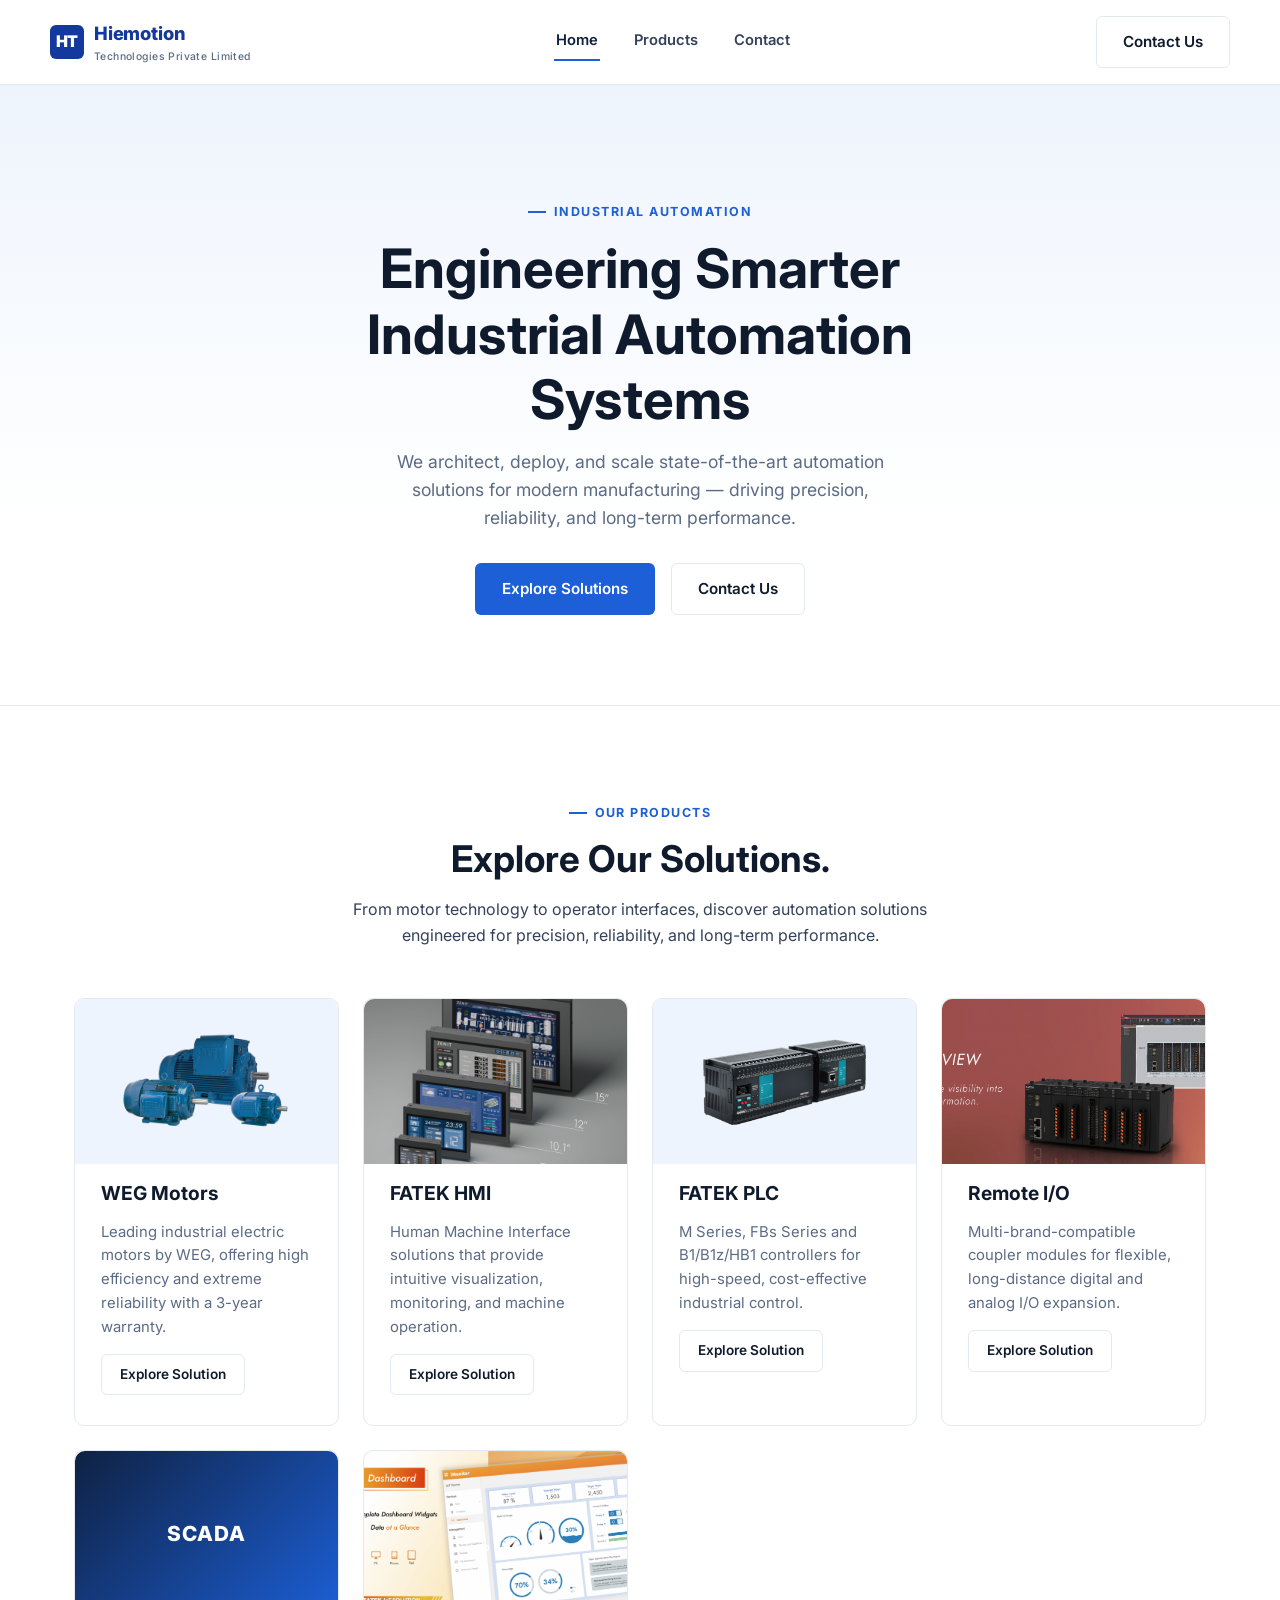
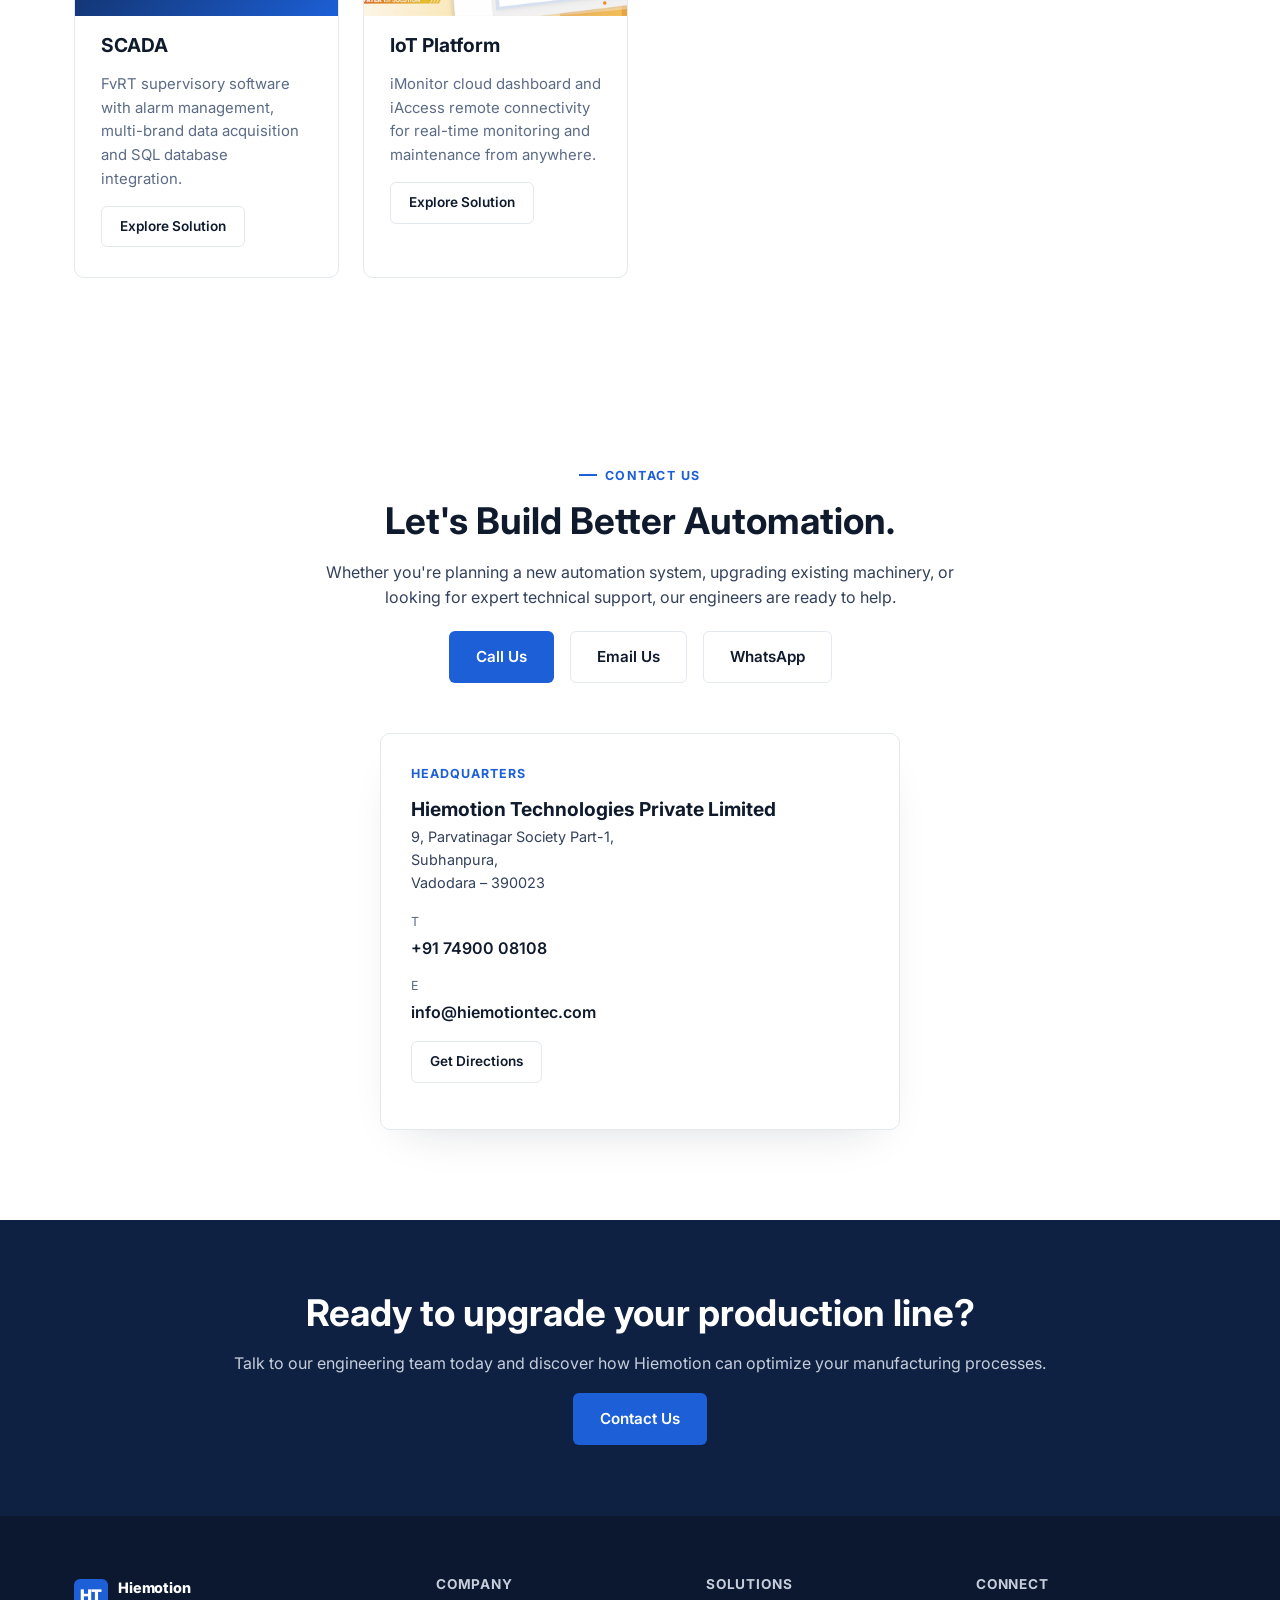
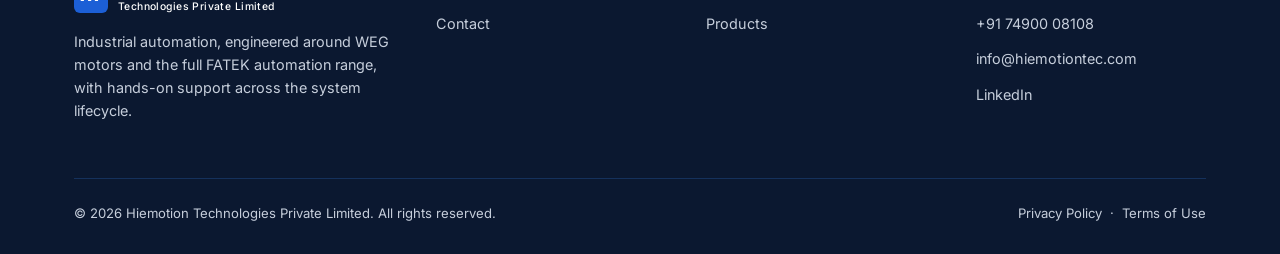
<file: index.html>
<!DOCTYPE html>
<html lang="en">
<head>
<meta charset="UTF-8">
<meta name="viewport" content="width=device-width, initial-scale=1.0">
<title>Hiemotion Technologies Private Limited | Industrial Automation Solutions</title>
<meta name="description" content="Hiemotion Technologies Private Limited delivers industrial automation solutions built around WEG motors and the full FATEK range — PLC, HMI, Servo, Remote I/O, IoT, SCADA and OPC UA Server.">
<link rel="preconnect" href="https://fonts.googleapis.com">
<link href="https://fonts.googleapis.com/css2?family=Inter:wght@400;500;600;700;800&display=swap" rel="stylesheet">
<link rel="stylesheet" href="css/style.css">
</head>
<body>

<header class="site">
  <div class="wrap nav">
    <a href="index.html" class="brand">
      <span class="mark">HT</span>
      <span>Hiemotion<span class="tag">Technologies Private Limited</span></span>
    </a>
    <nav class="links">
      <a href="index.html" class="active">Home</a>
      <a href="products.html">Products</a>
      <a href="contact.html">Contact</a>
    </nav>
    <div class="nav-actions">
      <a href="contact.html" class="btn btn-ghost">Contact Us</a>
      <button class="nav-toggle" aria-label="Toggle menu">&#9776;</button>
    </div>
  </div>
</header>

<section class="hero">
  <div class="wrap" style="max-width:760px; text-align:center; margin:0 auto;">
    <span class="eyebrow" style="justify-content:center;">Industrial Automation</span>
    <h1>Engineering Smarter Industrial Automation Systems</h1>
    <p class="lead" style="margin:0 auto;">We architect, deploy, and scale state-of-the-art automation solutions for modern manufacturing &mdash; driving precision, reliability, and long-term performance.</p>
    <div class="hero-actions" style="justify-content:center;">
      <a href="products.html" class="btn btn-primary">Explore Solutions</a>
      <a href="contact.html" class="btn btn-ghost">Contact Us</a>
    </div>
  </div>
</section>

<section id="products">
  <div class="wrap">
    <div class="section-head center">
      <span class="eyebrow">Our Products</span>
      <h2>Explore Our Solutions.</h2>
      <p>From motor technology to operator interfaces, discover automation solutions engineered for precision, reliability, and long-term performance.</p>
    </div>
    <div class="grid-cards">
      <div class="card">
        <div class="card-media"><img src="assets/weg-motor.png" alt="WEG industrial electric motor" style="object-fit:contain; padding:16px;"></div>
        <h3>WEG Motors</h3>
        <p>Leading industrial electric motors by WEG, offering high efficiency and extreme reliability with a 3-year warranty.</p>
        <p style="margin-top:14px;"><a href="products.html#weg-motors" class="btn btn-ghost" style="padding:9px 18px; font-size:0.85rem;">Explore Solution</a></p>
      </div>
      <div class="card">
        <div class="card-media"><img src="assets/fatek-p5-lineup.jpg" alt="FATEK P5 Series HMI lineup"></div>
        <h3>FATEK HMI</h3>
        <p>Human Machine Interface solutions that provide intuitive visualization, monitoring, and machine operation.</p>
        <p style="margin-top:14px;"><a href="products.html#fatek-hmi" class="btn btn-ghost" style="padding:9px 18px; font-size:0.85rem;">Explore Solution</a></p>
      </div>
      <div class="card">
        <div class="card-media"><img src="assets/fatek-plc-m-series.png" alt="FATEK PLC" style="object-fit:contain; padding:16px;"></div>
        <h3>FATEK PLC</h3>
        <p>M Series, FBs Series and B1/B1z/HB1 controllers for high-speed, cost-effective industrial control.</p>
        <p style="margin-top:14px;"><a href="products.html#fatek-plc-m" class="btn btn-ghost" style="padding:9px 18px; font-size:0.85rem;">Explore Solution</a></p>
      </div>
      <div class="card">
        <div class="card-media"><img src="assets/fatek-remoteio.jpg" alt="FATEK Remote I/O" style="object-fit:cover;"></div>
        <h3>Remote I/O</h3>
        <p>Multi-brand-compatible coupler modules for flexible, long-distance digital and analog I/O expansion.</p>
        <p style="margin-top:14px;"><a href="products.html#fatek-remoteio" class="btn btn-ghost" style="padding:9px 18px; font-size:0.85rem;">Explore Solution</a></p>
      </div>
      <div class="card">
        <div class="card-media" style="display:flex; align-items:center; justify-content:center; background:linear-gradient(135deg, var(--navy-900), var(--blue-600));">
          <span style="color:#fff; font-weight:800; font-size:1.3rem; letter-spacing:0.04em;">SCADA</span>
        </div>
        <h3>SCADA</h3>
        <p>FvRT supervisory software with alarm management, multi-brand data acquisition and SQL database integration.</p>
        <p style="margin-top:14px;"><a href="products.html#fatek-scada" class="btn btn-ghost" style="padding:9px 18px; font-size:0.85rem;">Explore Solution</a></p>
      </div>
      <div class="card">
        <div class="card-media"><img src="assets/fatek-iot-dashboard.png" alt="FATEK IoT platform dashboard" style="object-fit:cover;"></div>
        <h3>IoT Platform</h3>
        <p>iMonitor cloud dashboard and iAccess remote connectivity for real-time monitoring and maintenance from anywhere.</p>
        <p style="margin-top:14px;"><a href="products.html#fatek-iot" class="btn btn-ghost" style="padding:9px 18px; font-size:0.85rem;">Explore Solution</a></p>
      </div>
    </div>
  </div>
</section>

<section>
  <div class="wrap">
    <div class="section-head center">
      <span class="eyebrow">Contact Us</span>
      <h2>Let's Build Better Automation.</h2>
      <p>Whether you're planning a new automation system, upgrading existing machinery, or looking for expert technical support, our engineers are ready to help.</p>
      <div class="btn-row" style="justify-content:center; display:flex; gap:16px; flex-wrap:wrap; margin-top:20px;">
        <a href="tel:+917490008108" class="btn btn-primary">Call Us</a>
        <a href="mailto:info@hiemotiontec.com" class="btn btn-ghost">Email Us</a>
        <a href="https://wa.me/917490008108" class="btn btn-ghost">WhatsApp</a>
      </div>
    </div>
    <div class="contact-grid" style="grid-template-columns:1fr; max-width:520px; margin:0 auto;">
      <div class="office-card">
        <span class="kind">Headquarters</span>
        <h3>Hiemotion Technologies Private Limited</h3>
        <p style="font-size:0.9rem; margin-bottom:0;">9, Parvatinagar Society Part-1,<br>Subhanpura,<br>Vadodara &ndash; 390023</p>
        <dl>
          <dt>T</dt>
          <dd><a href="tel:+917490008108">+91 74900 08108</a></dd>
          <dt>E</dt>
          <dd><a href="mailto:info@hiemotiontec.com">info@hiemotiontec.com</a></dd>
        </dl>
        <p style="margin-top:16px;"><a href="https://maps.google.com/?q=9,+Parvatinagar+Society+Part-1,+Subhanpura,+Vadodara+390023" class="btn btn-ghost" style="padding:9px 18px; font-size:0.85rem;">Get Directions</a></p>
      </div>
    </div>
  </div>
</section>

<section class="cta-band">
  <div class="wrap">
    <h2>Ready to upgrade your production line?</h2>
    <p>Talk to our engineering team today and discover how Hiemotion can optimize your manufacturing processes.</p>
    <div class="btn-row">
      <a href="contact.html" class="btn btn-primary">Contact Us</a>
    </div>
  </div>
</section>

<footer class="site">
  <div class="wrap">
    <div class="footer-grid">
      <div>
        <a href="index.html" class="brand" style="margin-bottom:14px; display:inline-flex;">
          <span class="mark">HT</span>
          <span>Hiemotion<span class="tag">Technologies Private Limited</span></span>
        </a>
        <p style="color:var(--slate-300); font-size:0.9rem; max-width:320px;">Industrial automation, engineered around WEG motors and the full FATEK automation range, with hands-on support across the system lifecycle.</p>
      </div>
      <div>
        <h4>Company</h4>
        <ul>
          <li><a href="contact.html">Contact</a></li>
        </ul>
      </div>
      <div>
        <h4>Solutions</h4>
        <ul>
          <li><a href="products.html">Products</a></li>
        </ul>
      </div>
      <div>
        <h4>Connect</h4>
        <ul>
          <li><a href="tel:+917490008108">+91 74900 08108</a></li>
          <li><a href="mailto:info@hiemotiontec.com">info@hiemotiontec.com</a></li>
          <li><a href="#">LinkedIn</a></li>
        </ul>
      </div>
    </div>
    <div class="footer-bottom">
      <span>&copy; 2026 Hiemotion Technologies Private Limited. All rights reserved.</span>
      <span>Privacy Policy &nbsp;&middot;&nbsp; Terms of Use</span>
    </div>
  </div>
</footer>

<script src="js/script.js"></script>
</body>
</html>
</file>
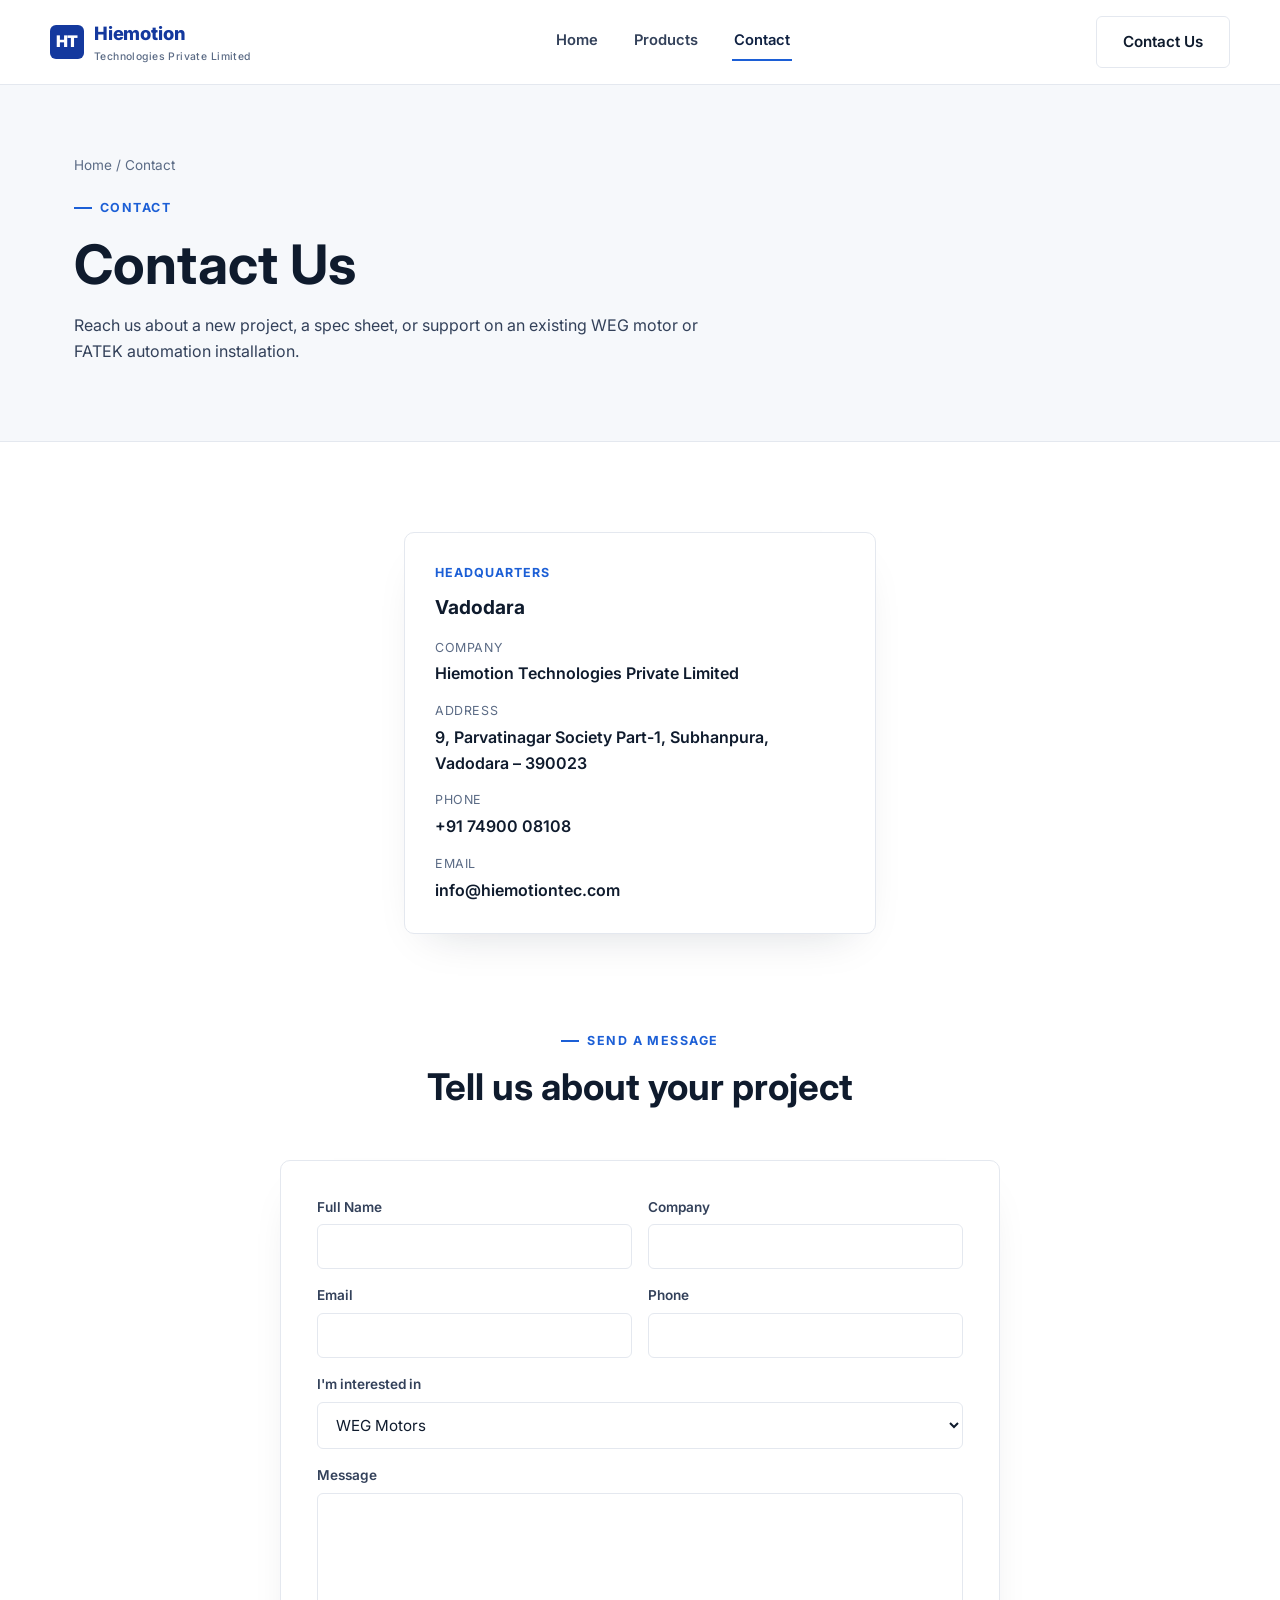
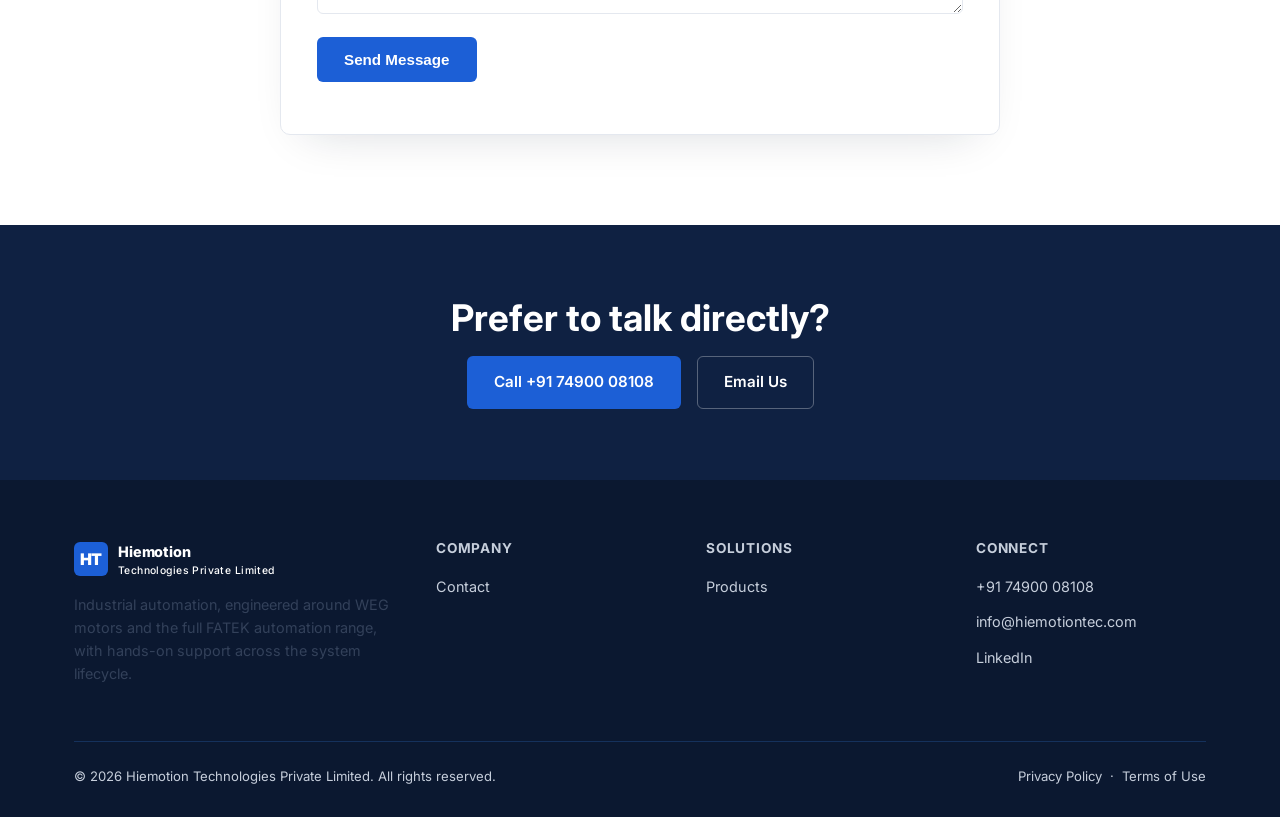
<file: contact.html>
<!DOCTYPE html>
<html lang="en">
<head>
<meta charset="UTF-8">
<meta name="viewport" content="width=device-width, initial-scale=1.0">
<title>Contact | Hiemotion Technologies Private Limited</title>
<meta name="description" content="Contact Hiemotion Technologies Private Limited for WEG motor and FATEK automation projects. Call +91 74900 08108 or email info@hiemotiontec.com.">
<link rel="preconnect" href="https://fonts.googleapis.com">
<link href="https://fonts.googleapis.com/css2?family=Inter:wght@400;500;600;700;800&display=swap" rel="stylesheet">
<link rel="stylesheet" href="css/style.css">
</head>
<body>

<header class="site">
  <div class="wrap nav">
    <a href="index.html" class="brand">
      <span class="mark">HT</span>
      <span>Hiemotion<span class="tag">Technologies Private Limited</span></span>
    </a>
    <nav class="links">
      <a href="index.html">Home</a>
      <a href="products.html">Products</a>
      <a href="contact.html" class="active">Contact</a>
    </nav>
    <div class="nav-actions">
      <a href="contact.html" class="btn btn-ghost">Contact Us</a>
      <button class="nav-toggle" aria-label="Toggle menu">&#9776;</button>
    </div>
  </div>
</header>

<section class="page-hero">
  <div class="wrap">
    <div class="breadcrumb"><a href="index.html">Home</a> / Contact</div>
    <span class="eyebrow">Contact</span>
    <h1>Contact Us</h1>
    <p class="lead" style="max-width:640px;">Reach us about a new project, a spec sheet, or support on an existing WEG motor or FATEK automation installation.</p>
  </div>
</section>

<section>
  <div class="wrap contact-grid" style="grid-template-columns:1fr; max-width:520px; margin:0 auto;">
    <div class="office-card">
      <span class="kind">Headquarters</span>
      <h3>Vadodara</h3>
      <dl>
        <dt>Company</dt>
        <dd>Hiemotion Technologies Private Limited</dd>
        <dt>Address</dt>
        <dd>9, Parvatinagar Society Part-1, Subhanpura, Vadodara &ndash; 390023</dd>
        <dt>Phone</dt>
        <dd><a href="tel:+917490008108">+91 74900 08108</a></dd>
        <dt>Email</dt>
        <dd><a href="mailto:info@hiemotiontec.com">info@hiemotiontec.com</a></dd>
      </dl>
    </div>
  </div>
</section>

<section style="padding-top:0;">
  <div class="wrap">
    <div class="section-head center">
      <span class="eyebrow">Send a Message</span>
      <h2>Tell us about your project</h2>
    </div>
    <form class="contact-form" style="max-width:720px; margin:0 auto; background:var(--white); border:1px solid var(--border); border-radius:var(--radius); padding:36px; box-shadow:var(--shadow);">
      <div class="row2">
        <div>
          <label for="name">Full Name</label>
          <input id="name" name="name" type="text" required>
        </div>
        <div>
          <label for="company">Company</label>
          <input id="company" name="company" type="text">
        </div>
      </div>
      <div class="row2">
        <div>
          <label for="email">Email</label>
          <input id="email" name="email" type="email" required>
        </div>
        <div>
          <label for="phone">Phone</label>
          <input id="phone" name="phone" type="tel">
        </div>
      </div>
      <div>
        <label for="interest">I'm interested in</label>
        <select id="interest" name="interest">
          <option>WEG Motors</option>
          <option>FATEK HMI</option>
          <option>FATEK PLC</option>
          <option>FATEK Servo</option>
          <option>FATEK Remote I/O</option>
          <option>FATEK IoT / SCADA / OPC UA</option>
          <option>General Support</option>
        </select>
      </div>
      <div>
        <label for="message">Message</label>
        <textarea id="message" name="message" rows="5" required></textarea>
      </div>
      <button type="submit" class="btn btn-primary" style="justify-self:start;">Send Message</button>
      <p class="form-note" style="font-size:0.88rem; margin:0;"></p>
    </form>
  </div>
</section>

<section class="cta-band">
  <div class="wrap">
    <h2>Prefer to talk directly?</h2>
    <div class="btn-row">
      <a href="tel:+917490008108" class="btn btn-primary">Call +91 74900 08108</a>
      <a href="mailto:info@hiemotiontec.com" class="btn btn-ghost">Email Us</a>
    </div>
  </div>
</section>

<footer class="site">
  <div class="wrap">
    <div class="footer-grid">
      <div>
        <a href="index.html" class="brand" style="margin-bottom:14px; display:inline-flex;">
          <span class="mark">HT</span>
          <span>Hiemotion<span class="tag">Technologies Private Limited</span></span>
        </a>
        <p style="color:var(--slate-400); font-size:0.9rem; max-width:320px;">Industrial automation, engineered around WEG motors and the full FATEK automation range, with hands-on support across the system lifecycle.</p>
      </div>
      <div>
        <h4>Company</h4>
        <ul>
          <li><a href="contact.html">Contact</a></li>
        </ul>
      </div>
      <div>
        <h4>Solutions</h4>
        <ul>
          <li><a href="products.html">Products</a></li>
        </ul>
      </div>
      <div>
        <h4>Connect</h4>
        <ul>
          <li><a href="tel:+917490008108">+91 74900 08108</a></li>
          <li><a href="mailto:info@hiemotiontec.com">info@hiemotiontec.com</a></li>
          <li><a href="#">LinkedIn</a></li>
        </ul>
      </div>
    </div>
    <div class="footer-bottom">
      <span>&copy; 2026 Hiemotion Technologies Private Limited. All rights reserved.</span>
      <span>Privacy Policy &nbsp;&middot;&nbsp; Terms of Use</span>
    </div>
  </div>
</footer>

<script src="js/script.js"></script>
</body>
</html>
</file>
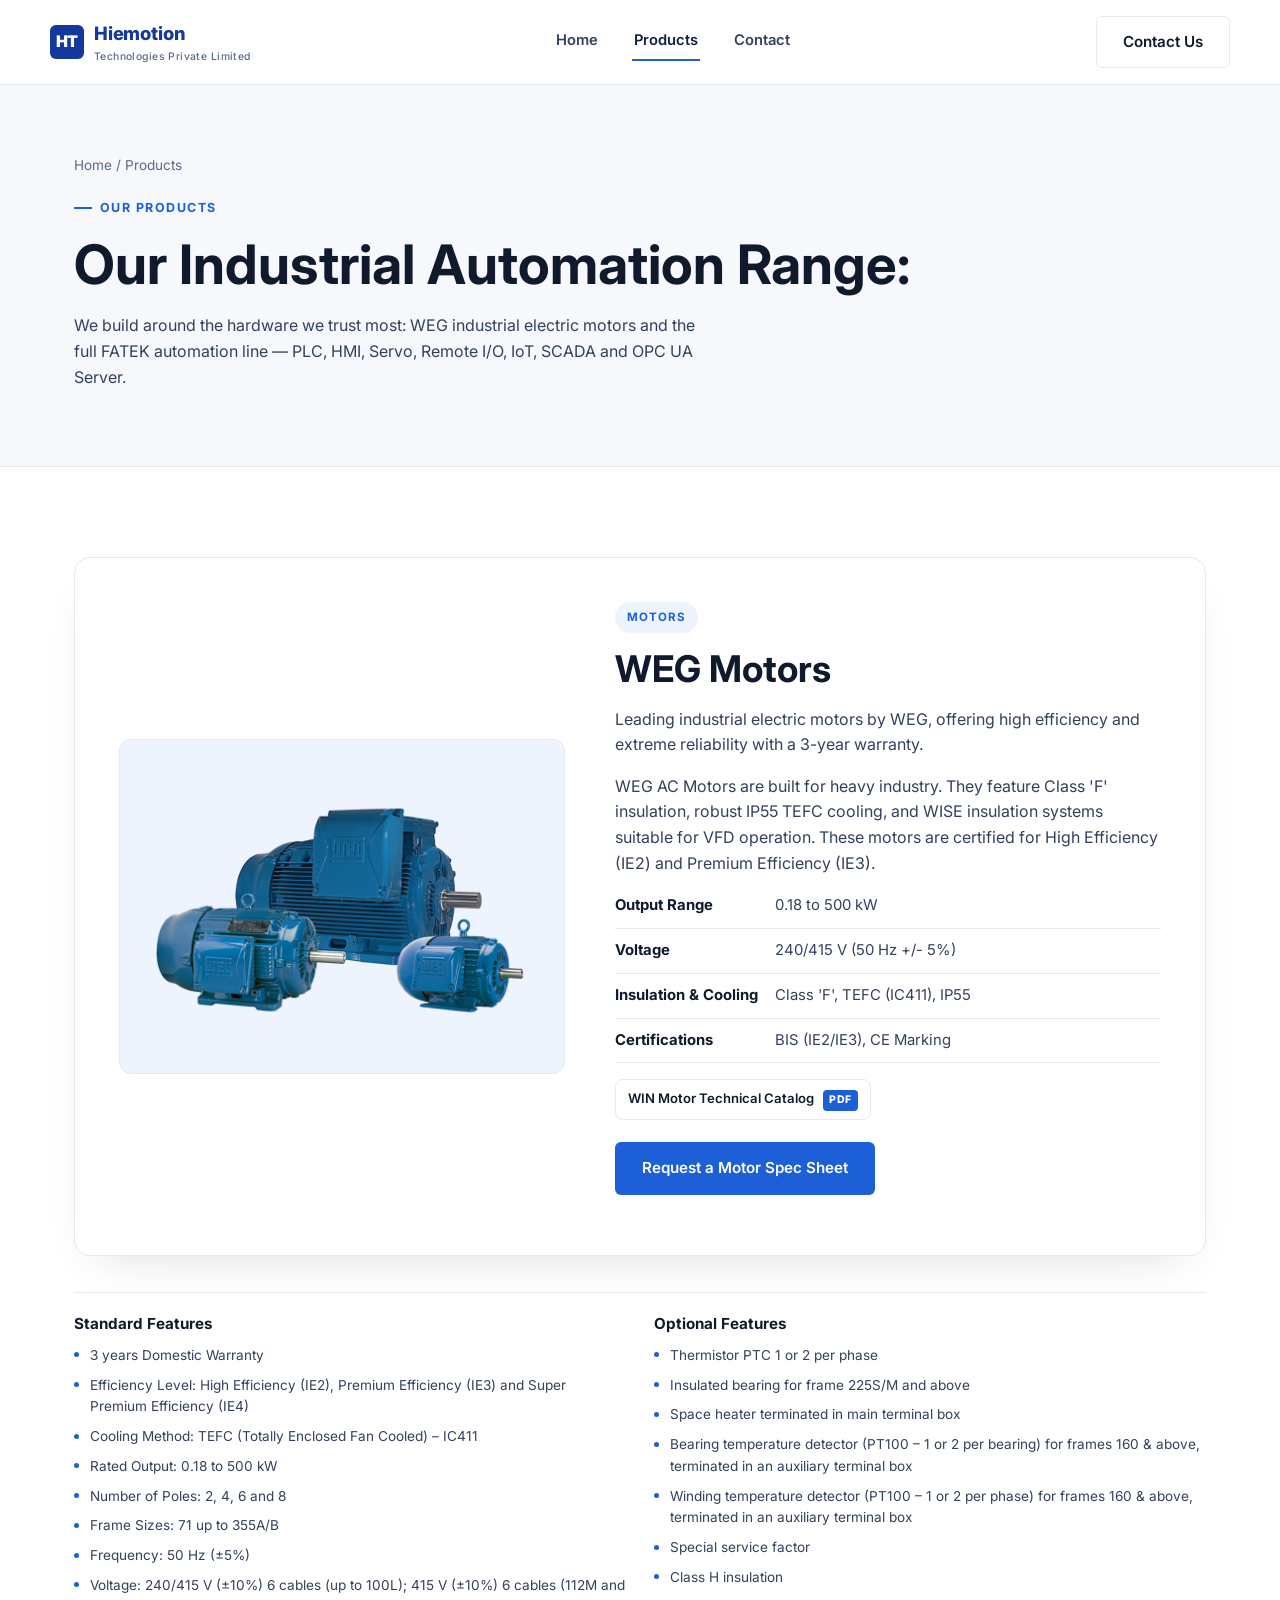
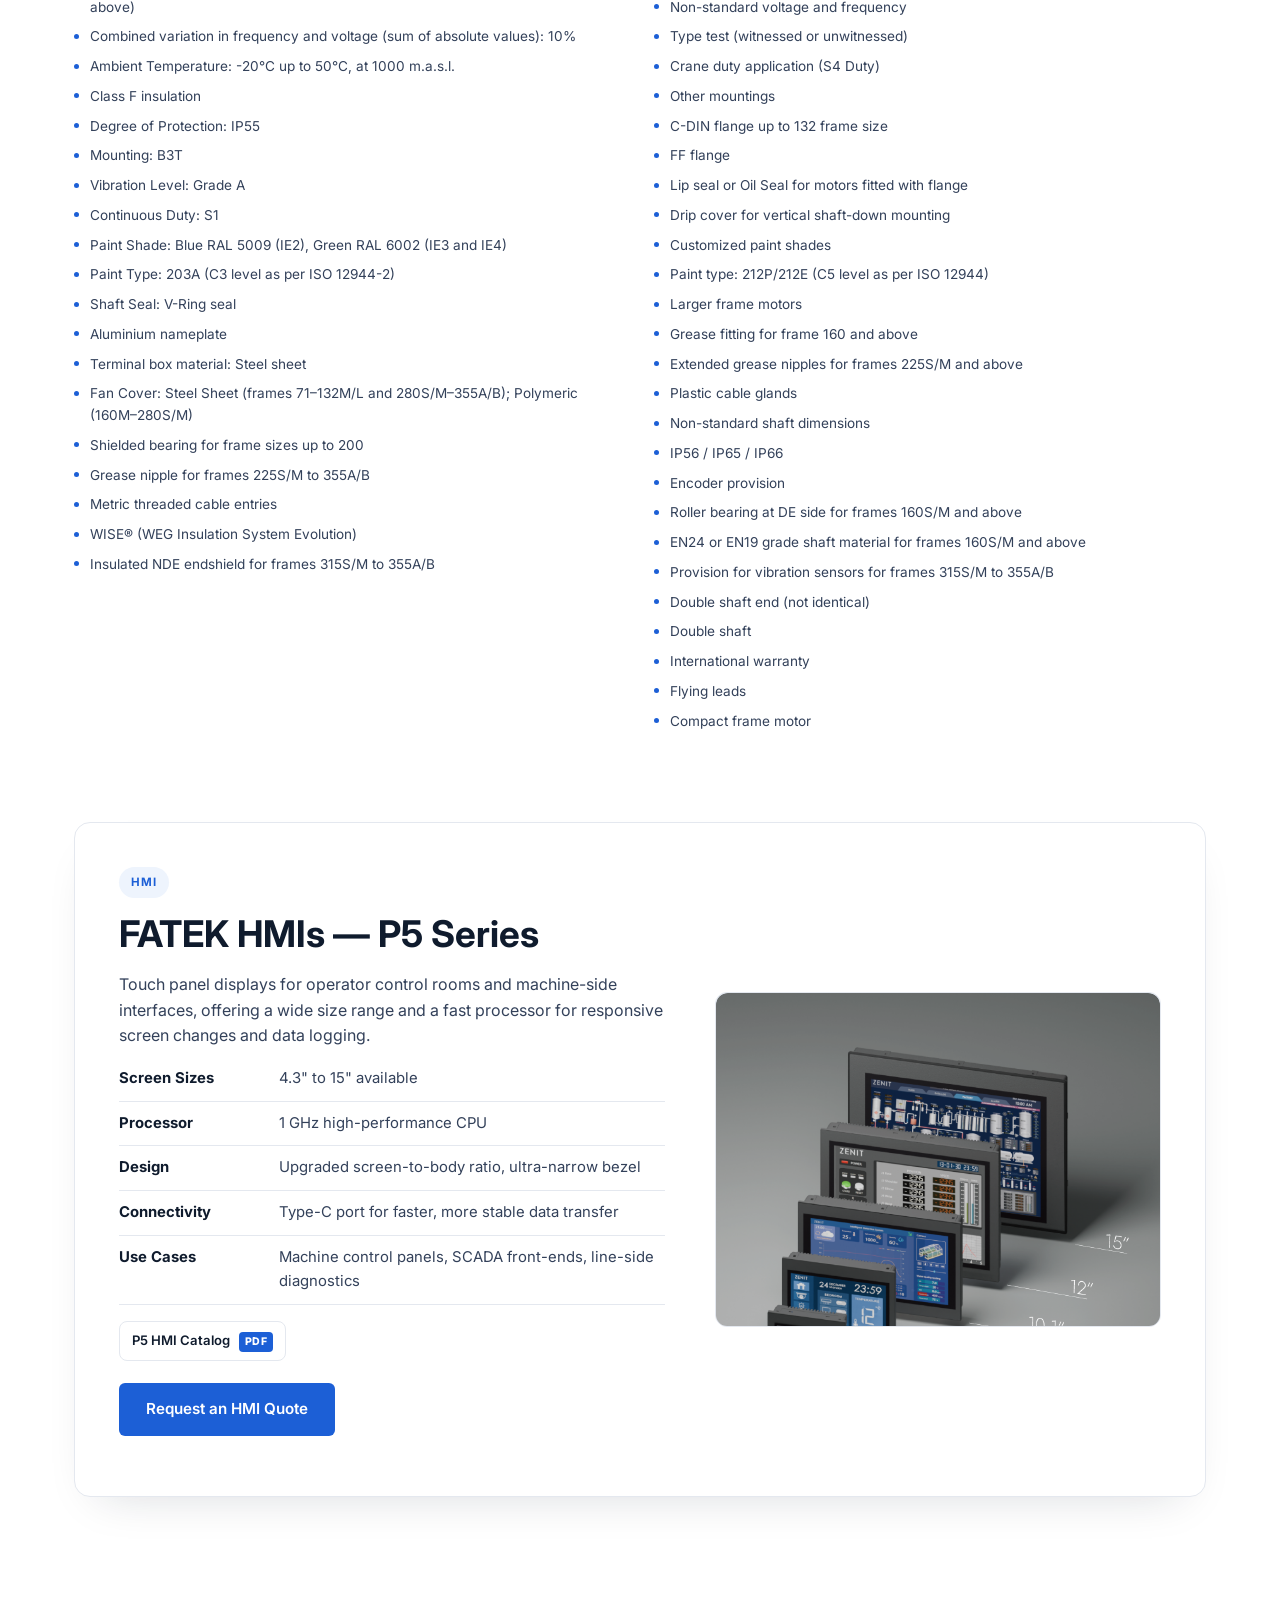
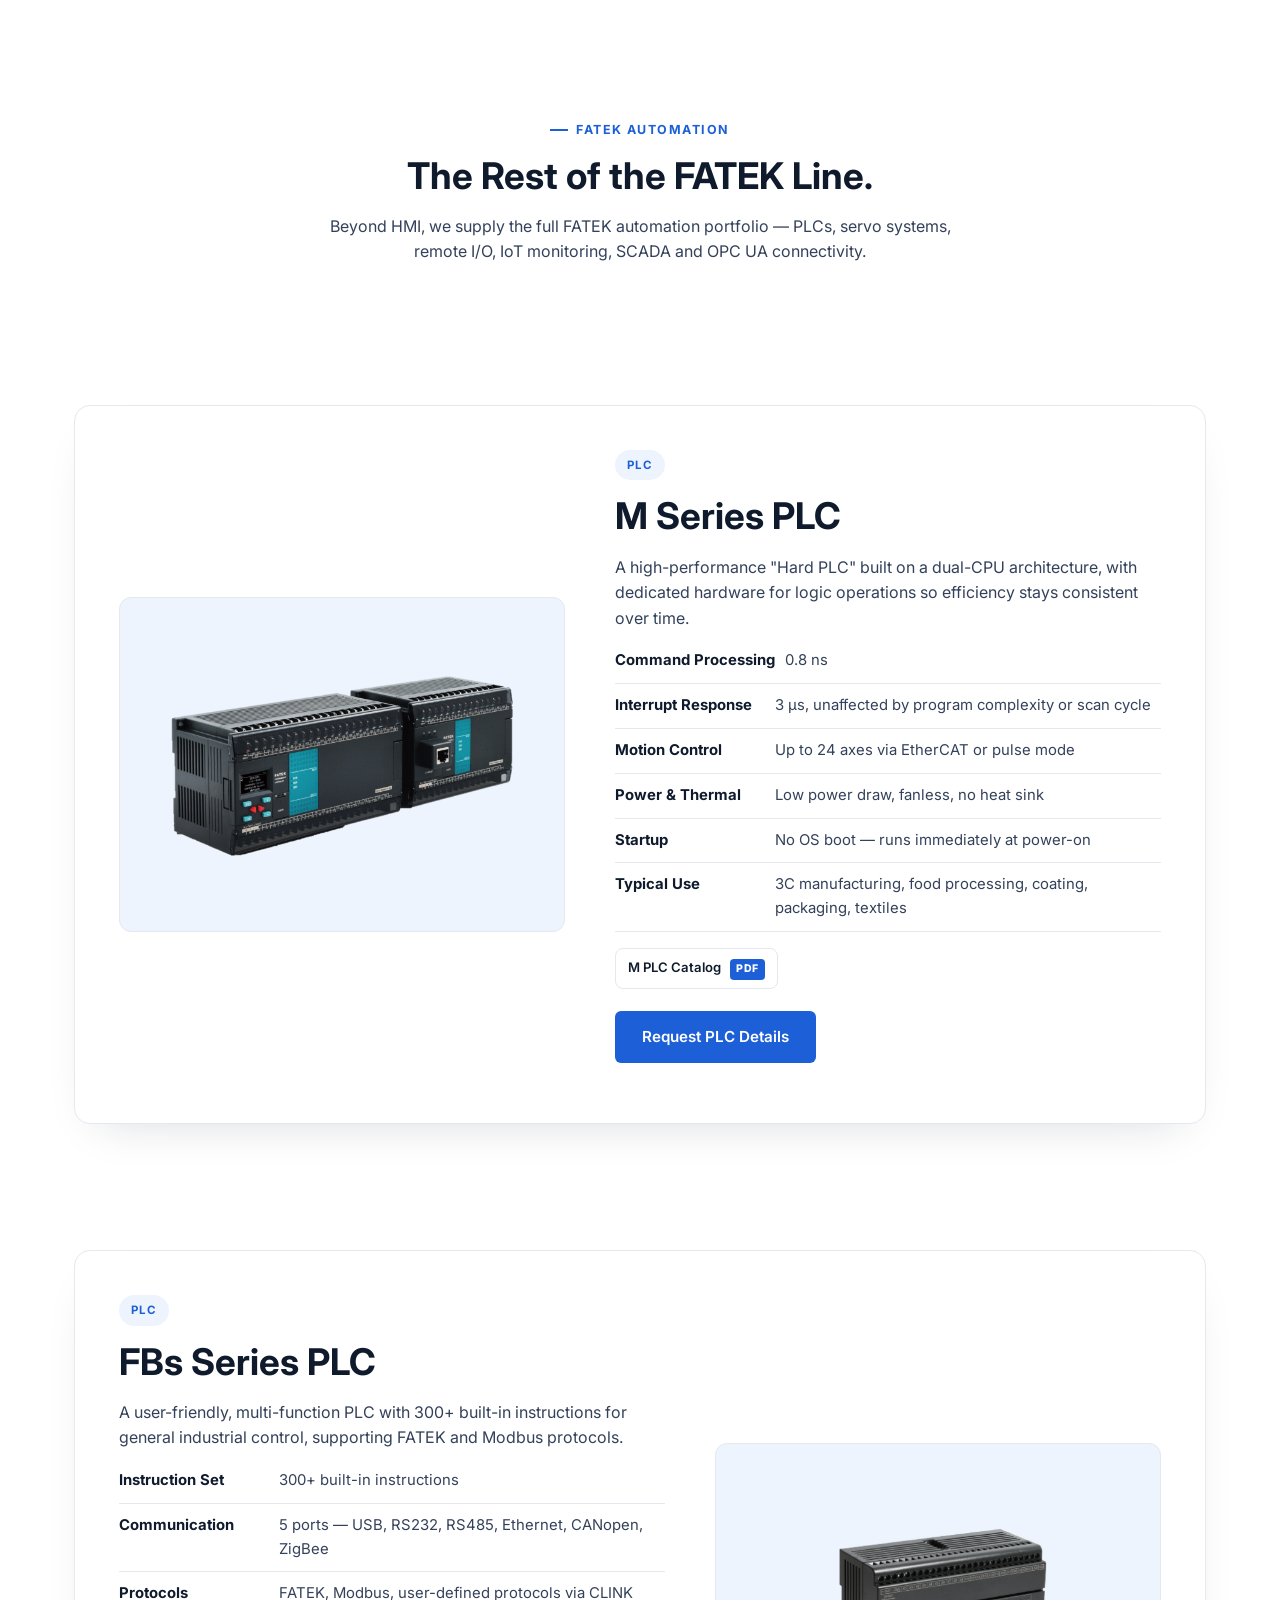
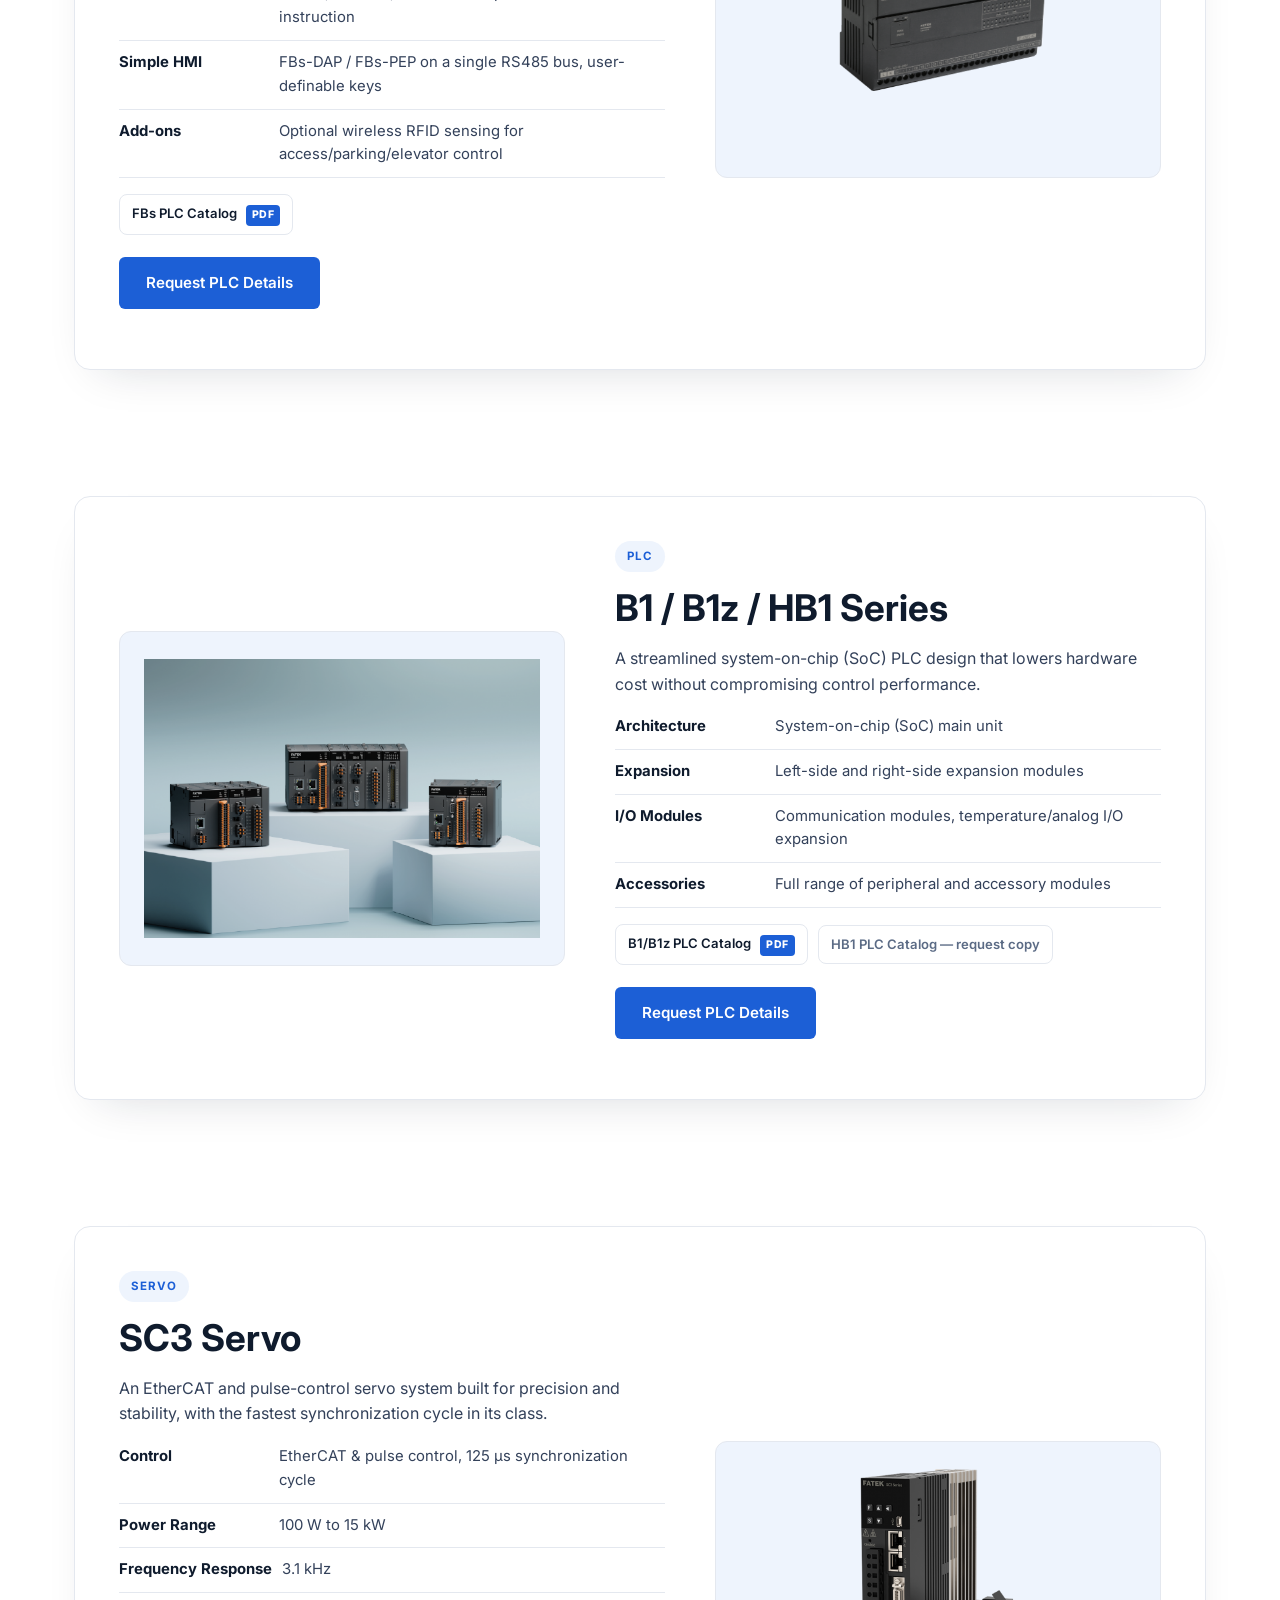
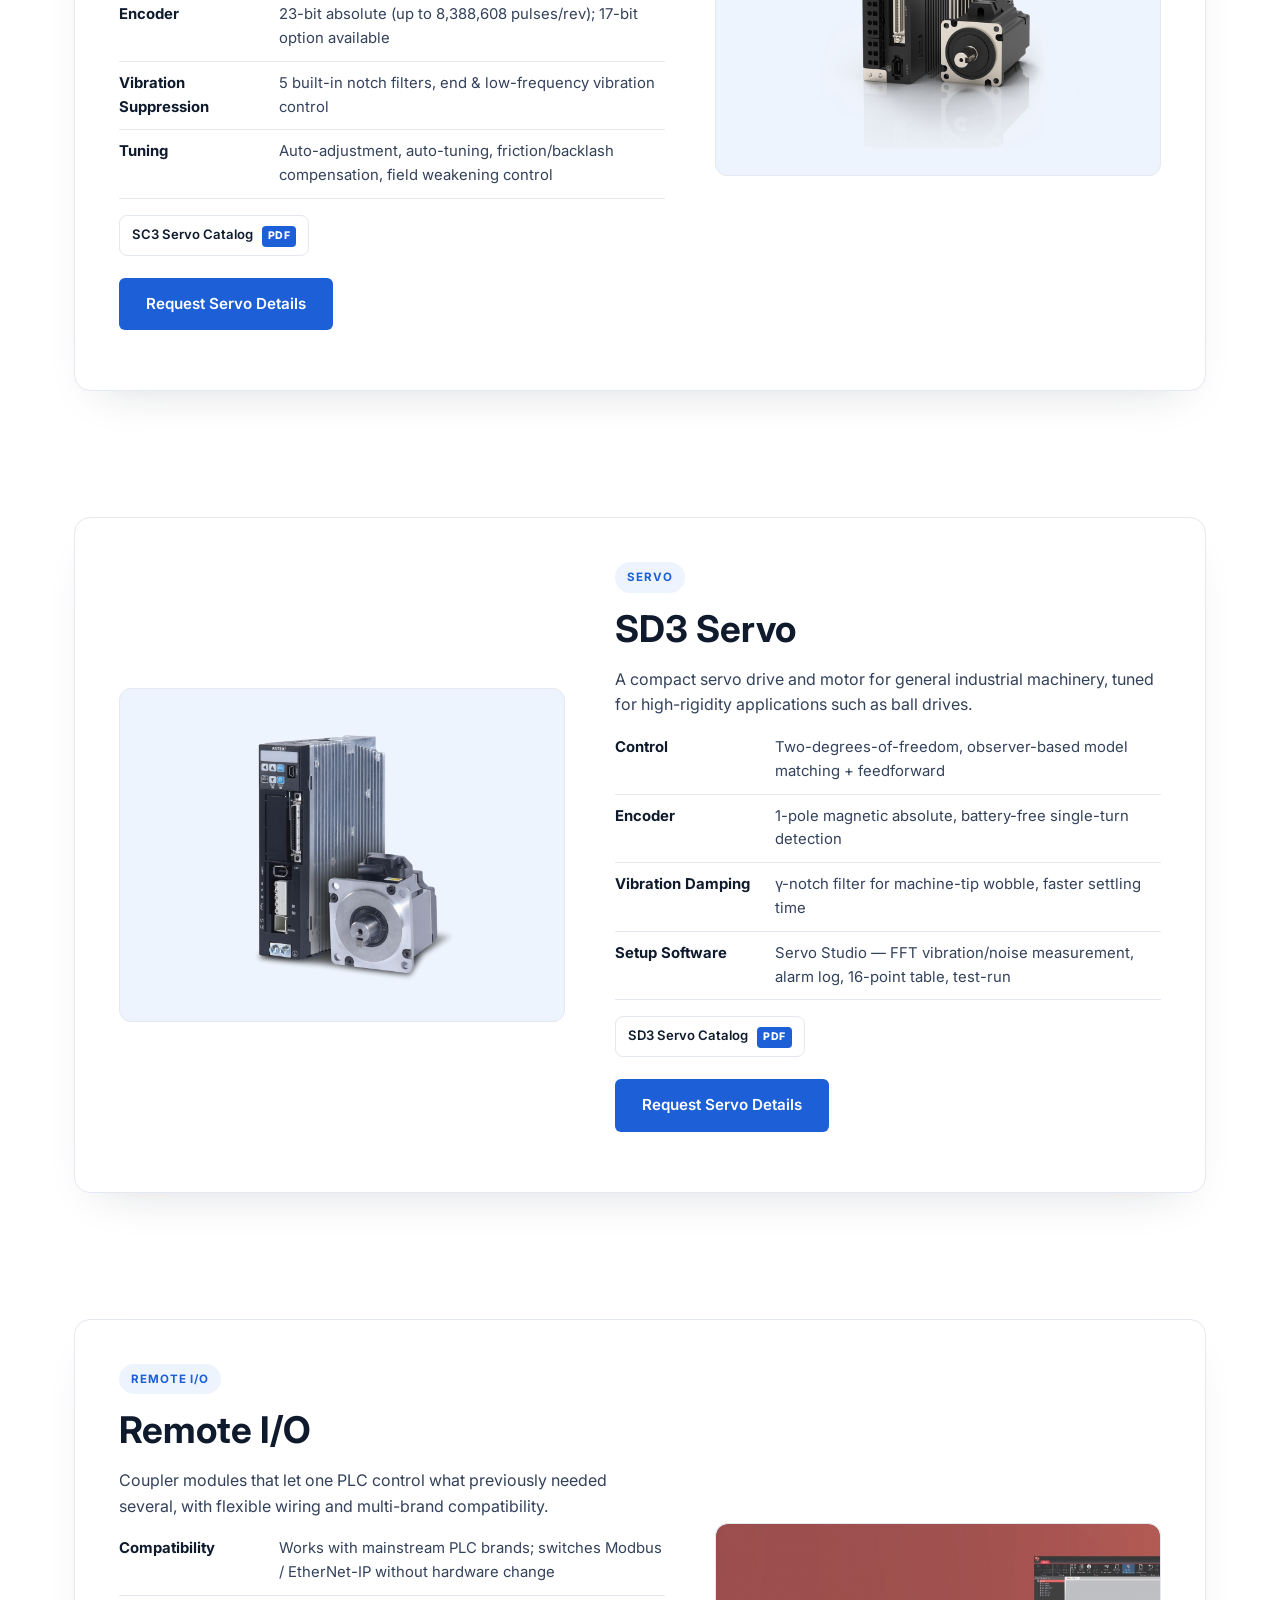
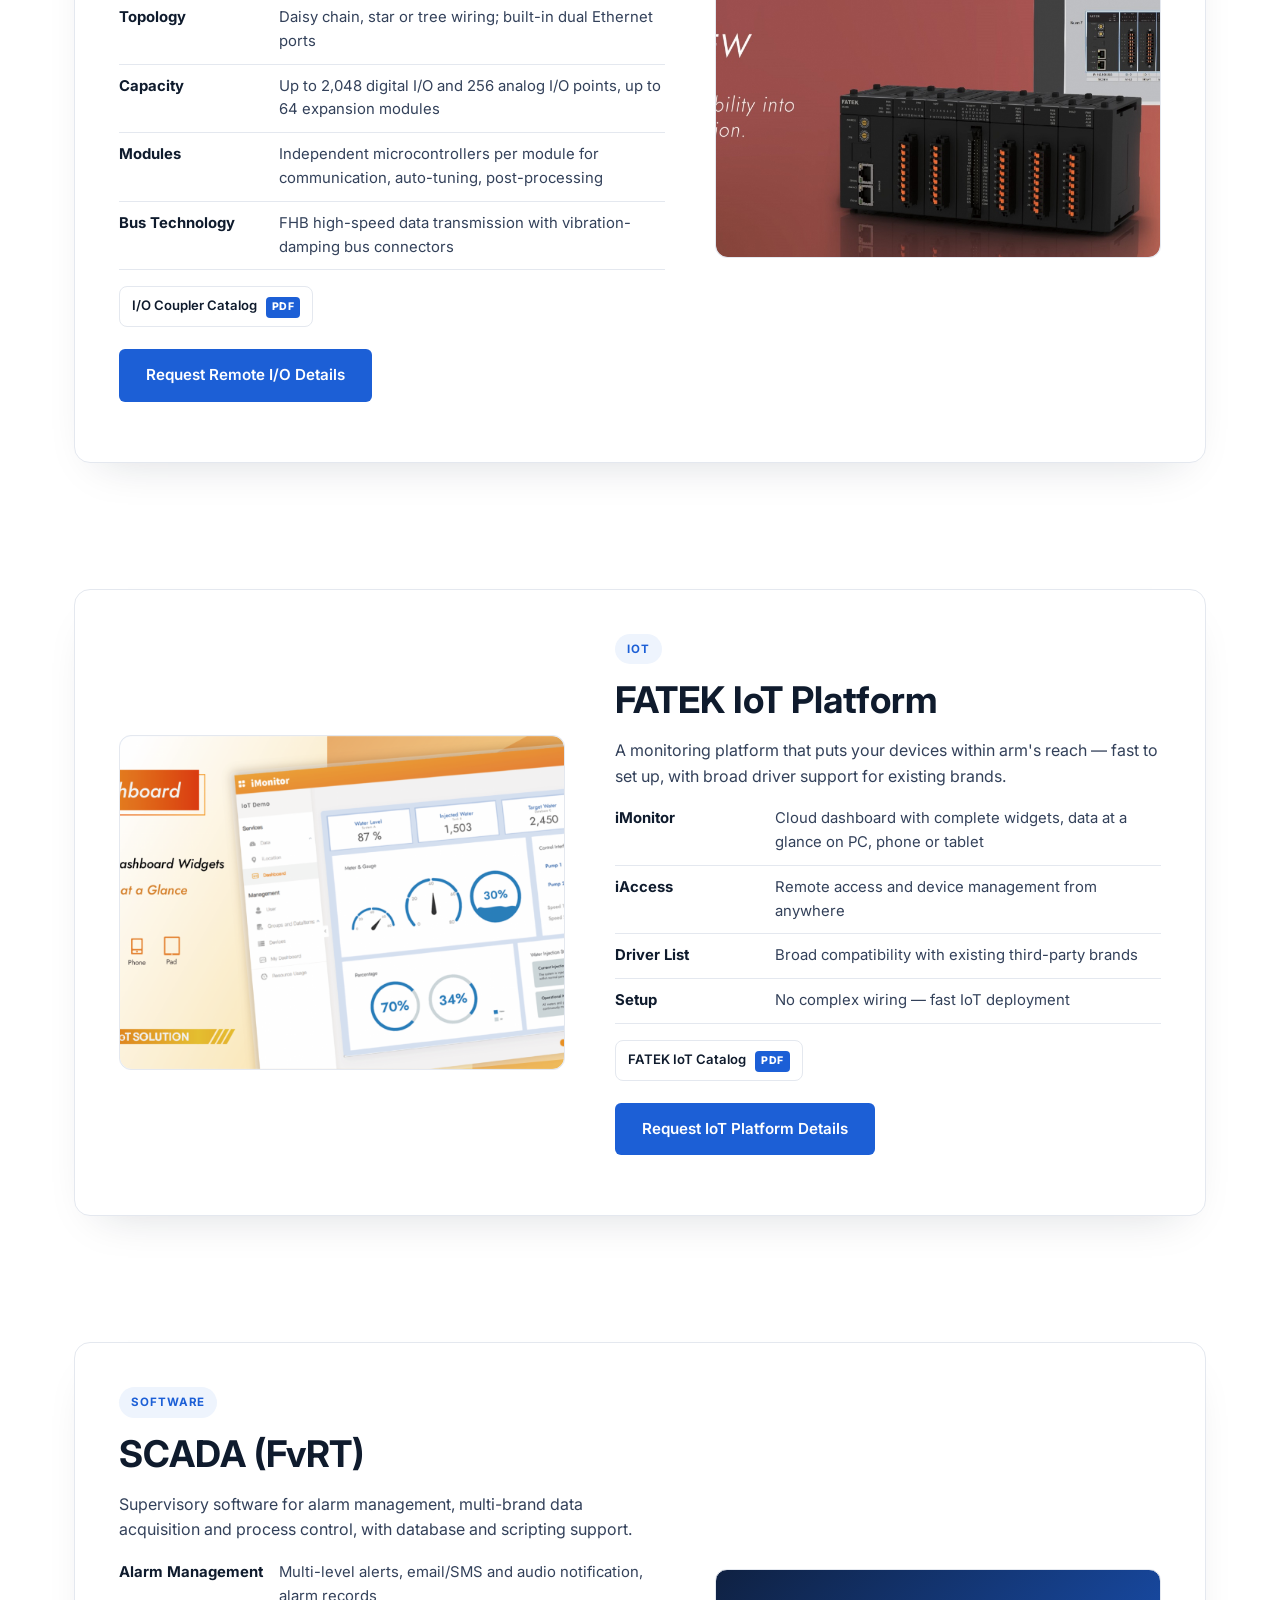
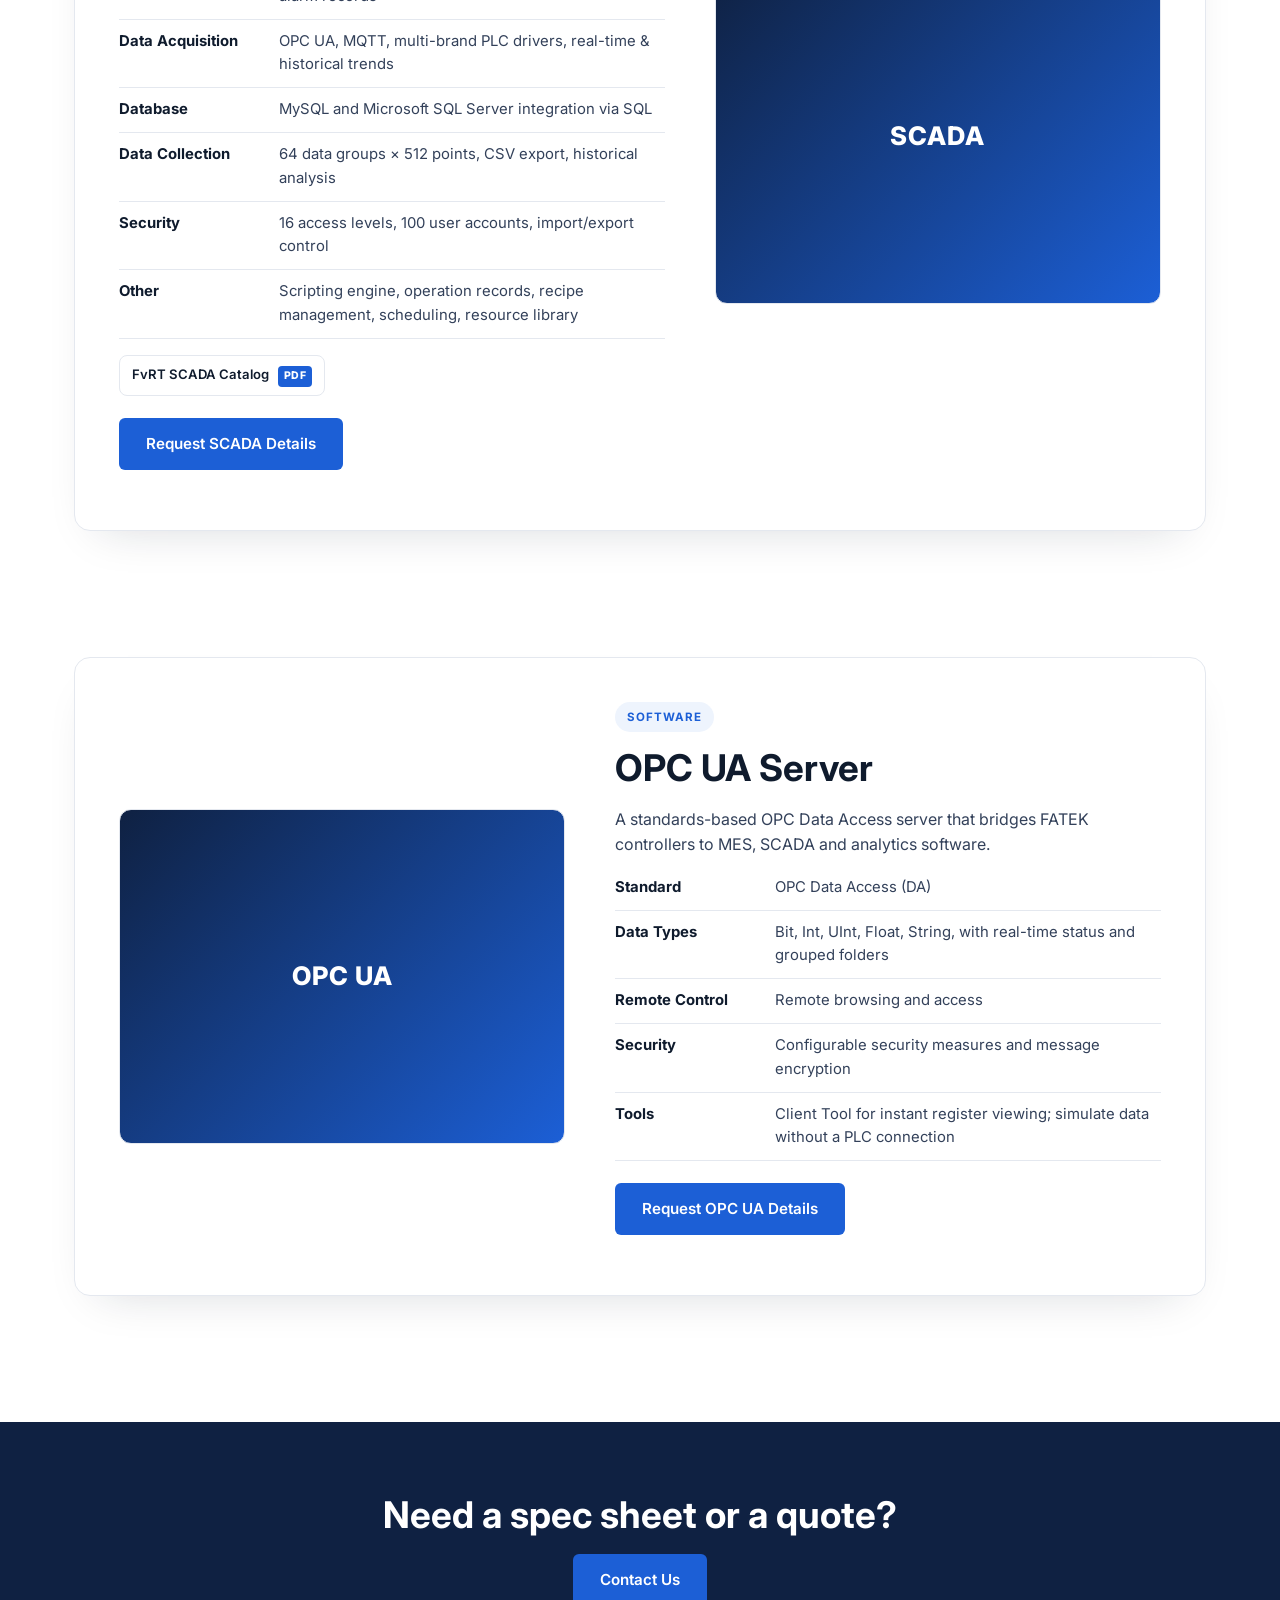
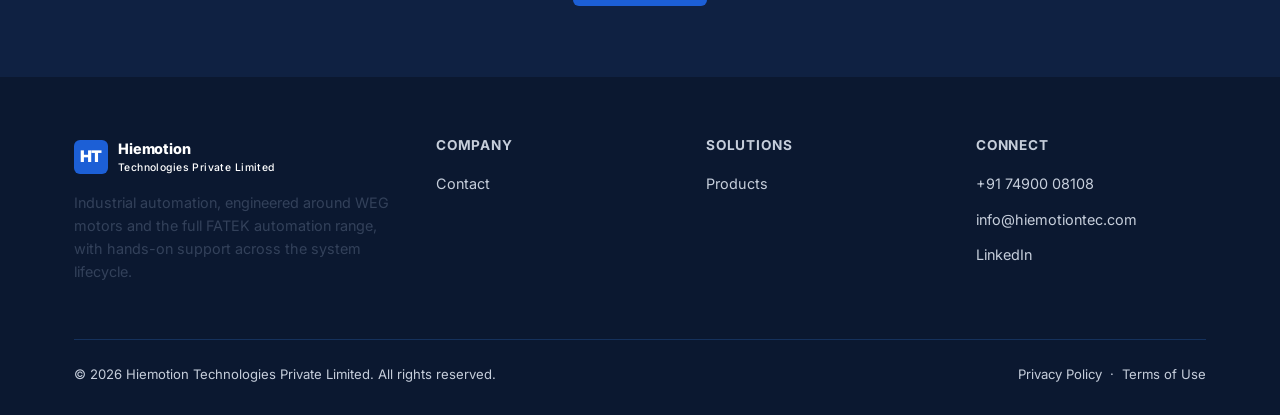
<file: products.html>
<!DOCTYPE html>
<html lang="en">
<head>
<meta charset="UTF-8">
<meta name="viewport" content="width=device-width, initial-scale=1.0">
<title>Products | Hiemotion Technologies Private Limited</title>
<meta name="description" content="WEG industrial electric motors and the full FATEK automation range — PLC, HMI, Servo, Remote I/O, IoT, SCADA and OPC UA Server — from Hiemotion Technologies Private Limited.">
<link rel="preconnect" href="https://fonts.googleapis.com">
<link href="https://fonts.googleapis.com/css2?family=Inter:wght@400;500;600;700;800&display=swap" rel="stylesheet">
<link rel="stylesheet" href="css/style.css">
</head>
<body>

<header class="site">
  <div class="wrap nav">
    <a href="index.html" class="brand">
      <span class="mark">HT</span>
      <span>Hiemotion<span class="tag">Technologies Private Limited</span></span>
    </a>
    <nav class="links">
      <a href="index.html">Home</a>
      <a href="products.html" class="active">Products</a>
      <a href="contact.html">Contact</a>
    </nav>
    <div class="nav-actions">
      <a href="contact.html" class="btn btn-ghost">Contact Us</a>
      <button class="nav-toggle" aria-label="Toggle menu">&#9776;</button>
    </div>
  </div>
</header>

<section class="page-hero">
  <div class="wrap">
    <div class="breadcrumb"><a href="index.html">Home</a> / Products</div>
    <span class="eyebrow">Our Products</span>
    <h1>Our Industrial Automation Range:</h1>
    <p class="lead" style="max-width:640px;">We build around the hardware we trust most: WEG industrial electric motors and the full FATEK automation line &mdash; PLC, HMI, Servo, Remote I/O, IoT, SCADA and OPC UA Server.</p>
  </div>
</section>

<section id="weg-motors">
  <div class="wrap">
    <div class="product-feature">
      <div class="pf-visual">
        <img src="assets/weg-motor.png" alt="WEG industrial electric motor" style="width:100%; height:100%; object-fit:contain; padding:24px;">
      </div>
      <div>
        <span class="pf-badge">Motors</span>
        <h2>WEG Motors</h2>
        <p>Leading industrial electric motors by WEG, offering high efficiency and extreme reliability with a 3-year warranty.</p>
        <p>WEG AC Motors are built for heavy industry. They feature Class 'F' insulation, robust IP55 TEFC cooling, and WISE insulation systems suitable for VFD operation. These motors are certified for High Efficiency (IE2) and Premium Efficiency (IE3).</p>
        <ul class="spec-list">
          <li><strong>Output Range</strong> 0.18 to 500 kW</li>
          <li><strong>Voltage</strong> 240/415 V (50 Hz +/- 5%)</li>
          <li><strong>Insulation &amp; Cooling</strong> Class 'F', TEFC (IC411), IP55</li>
          <li><strong>Certifications</strong> BIS (IE2/IE3), CE Marking</li>
        </ul>
        <div class="catalogue-note">
          <a href="https://static.weg.net/medias/downloadcenter/hd6/hf1/WEG-WMO-win-50116354-brochure-english-web.pdf" target="_blank" rel="noopener" class="btn-pdf">
            WIN Motor Technical Catalog <span class="pdf-ext">PDF</span>
          </a>
        </div>
        <p style="margin-top:22px;"><a href="contact.html" class="btn btn-primary">Request a Motor Spec Sheet</a></p>
      </div>
    </div>
    <div class="feature-cols">
      <div>
        <h3>Standard Features</h3>
        <ul class="feature-list">
          <li>3 years Domestic Warranty</li>
          <li>Efficiency Level: High Efficiency (IE2), Premium Efficiency (IE3) and Super Premium Efficiency (IE4)</li>
          <li>Cooling Method: TEFC (Totally Enclosed Fan Cooled) &ndash; IC411</li>
          <li>Rated Output: 0.18 to 500 kW</li>
          <li>Number of Poles: 2, 4, 6 and 8</li>
          <li>Frame Sizes: 71 up to 355A/B</li>
          <li>Frequency: 50 Hz (&plusmn;5%)</li>
          <li>Voltage: 240/415 V (&plusmn;10%) 6 cables (up to 100L); 415 V (&plusmn;10%) 6 cables (112M and above)</li>
          <li>Combined variation in frequency and voltage (sum of absolute values): 10%</li>
          <li>Ambient Temperature: -20&deg;C up to 50&deg;C, at 1000 m.a.s.l.</li>
          <li>Class F insulation</li>
          <li>Degree of Protection: IP55</li>
          <li>Mounting: B3T</li>
          <li>Vibration Level: Grade A</li>
          <li>Continuous Duty: S1</li>
          <li>Paint Shade: Blue RAL 5009 (IE2), Green RAL 6002 (IE3 and IE4)</li>
          <li>Paint Type: 203A (C3 level as per ISO 12944-2)</li>
          <li>Shaft Seal: V-Ring seal</li>
          <li>Aluminium nameplate</li>
          <li>Terminal box material: Steel sheet</li>
          <li>Fan Cover: Steel Sheet (frames 71&ndash;132M/L and 280S/M&ndash;355A/B); Polymeric (160M&ndash;280S/M)</li>
          <li>Shielded bearing for frame sizes up to 200</li>
          <li>Grease nipple for frames 225S/M to 355A/B</li>
          <li>Metric threaded cable entries</li>
          <li>WISE&reg; (WEG Insulation System Evolution)</li>
          <li>Insulated NDE endshield for frames 315S/M to 355A/B</li>
        </ul>
      </div>
      <div>
        <h3>Optional Features</h3>
        <ul class="feature-list">
          <li>Thermistor PTC 1 or 2 per phase</li>
          <li>Insulated bearing for frame 225S/M and above</li>
          <li>Space heater terminated in main terminal box</li>
          <li>Bearing temperature detector (PT100 &ndash; 1 or 2 per bearing) for frames 160 &amp; above, terminated in an auxiliary terminal box</li>
          <li>Winding temperature detector (PT100 &ndash; 1 or 2 per phase) for frames 160 &amp; above, terminated in an auxiliary terminal box</li>
          <li>Special service factor</li>
          <li>Class H insulation</li>
          <li>Non-standard voltage and frequency</li>
          <li>Type test (witnessed or unwitnessed)</li>
          <li>Crane duty application (S4 Duty)</li>
          <li>Other mountings</li>
          <li>C-DIN flange up to 132 frame size</li>
          <li>FF flange</li>
          <li>Lip seal or Oil Seal for motors fitted with flange</li>
          <li>Drip cover for vertical shaft-down mounting</li>
          <li>Customized paint shades</li>
          <li>Paint type: 212P/212E (C5 level as per ISO 12944)</li>
          <li>Larger frame motors</li>
          <li>Grease fitting for frame 160 and above</li>
          <li>Extended grease nipples for frames 225S/M and above</li>
          <li>Plastic cable glands</li>
          <li>Non-standard shaft dimensions</li>
          <li>IP56 / IP65 / IP66</li>
          <li>Encoder provision</li>
          <li>Roller bearing at DE side for frames 160S/M and above</li>
          <li>EN24 or EN19 grade shaft material for frames 160S/M and above</li>
          <li>Provision for vibration sensors for frames 315S/M to 355A/B</li>
          <li>Double shaft end (not identical)</li>
          <li>Double shaft</li>
          <li>International warranty</li>
          <li>Flying leads</li>
          <li>Compact frame motor</li>
        </ul>
      </div>
    </div>
  </div>
</section>

<section id="fatek-hmi" style="padding-top:0;">
  <div class="wrap">
    <div class="product-feature reverse">
      <div class="pf-visual">
        <img src="assets/fatek-p5-lineup.jpg" alt="FATEK P5 Series HMI size lineup" style="width:100%; height:100%; object-fit:cover; border-radius:12px;">
      </div>
      <div>
        <span class="pf-badge">HMI</span>
        <h2>FATEK HMIs &mdash; P5 Series</h2>
        <p>Touch panel displays for operator control rooms and machine-side interfaces, offering a wide size range and a fast processor for responsive screen changes and data logging.</p>
        <ul class="spec-list">
          <li><strong>Screen Sizes</strong> 4.3" to 15" available</li>
          <li><strong>Processor</strong> 1 GHz high-performance CPU</li>
          <li><strong>Design</strong> Upgraded screen-to-body ratio, ultra-narrow bezel</li>
          <li><strong>Connectivity</strong> Type-C port for faster, more stable data transfer</li>
          <li><strong>Use Cases</strong> Machine control panels, SCADA front-ends, line-side diagnostics</li>
        </ul>
        <div class="catalogue-note">
          <a href="https://file.zenitelectric.com/ZENIT/HMI/Document/Catalog/ZENIT_HMI_Catalog_en.pdf" target="_blank" rel="noopener" class="btn-pdf">
                        P5 HMI Catalog <span class="pdf-ext">PDF</span>
          </a>
        </div>
        <p style="margin-top:22px;"><a href="contact.html" class="btn btn-primary">Request an HMI Quote</a></p>
      </div>
    </div>
  </div>
</section>

<section id="fatek-range" style="padding-bottom:0;">
  <div class="wrap">
    <div class="section-head center">
      <span class="eyebrow">FATEK Automation</span>
      <h2>The Rest of the FATEK Line.</h2>
      <p>Beyond HMI, we supply the full FATEK automation portfolio &mdash; PLCs, servo systems, remote I/O, IoT monitoring, SCADA and OPC UA connectivity.</p>
    </div>
  </div>
</section>

<section id="fatek-plc-m">
  <div class="wrap">
    <div class="product-feature">
      <div class="pf-visual">
        <img src="assets/fatek-plc-m-series.png" alt="FATEK M Series PLC" style="width:100%; height:100%; object-fit:contain; padding:24px;">
      </div>
      <div>
        <span class="pf-badge">PLC</span>
        <h2>M Series PLC</h2>
        <p>A high-performance "Hard PLC" built on a dual-CPU architecture, with dedicated hardware for logic operations so efficiency stays consistent over time.</p>
        <ul class="spec-list">
          <li><strong>Command Processing</strong> 0.8 ns</li>
          <li><strong>Interrupt Response</strong> 3 &micro;s, unaffected by program complexity or scan cycle</li>
          <li><strong>Motion Control</strong> Up to 24 axes via EtherCAT or pulse mode</li>
          <li><strong>Power &amp; Thermal</strong> Low power draw, fanless, no heat sink</li>
          <li><strong>Startup</strong> No OS boot &mdash; runs immediately at power-on</li>
          <li><strong>Typical Use</strong> 3C manufacturing, food processing, coating, packaging, textiles</li>
        </ul>
        <div class="catalogue-note">
          <a href="https://file.fatek.com/M_PLC/Document/Catalog/M_PLC_Catalog_en.pdf" target="_blank" rel="noopener" class="btn-pdf">
                        M PLC Catalog <span class="pdf-ext">PDF</span>
          </a>
        </div>
        <p style="margin-top:22px;"><a href="contact.html" class="btn btn-primary">Request PLC Details</a></p>
      </div>
    </div>
  </div>
</section>

<section id="fatek-plc-fbs" style="padding-top:0;">
  <div class="wrap">
    <div class="product-feature reverse">
      <div class="pf-visual">
        <img src="assets/fatek-plc-fbs-series.png" alt="FATEK FBs Series PLC" style="width:100%; height:100%; object-fit:contain; padding:24px;">
      </div>
      <div>
        <span class="pf-badge">PLC</span>
        <h2>FBs Series PLC</h2>
        <p>A user-friendly, multi-function PLC with 300+ built-in instructions for general industrial control, supporting FATEK and Modbus protocols.</p>
        <ul class="spec-list">
          <li><strong>Instruction Set</strong> 300+ built-in instructions</li>
          <li><strong>Communication</strong> 5 ports &mdash; USB, RS232, RS485, Ethernet, CANopen, ZigBee</li>
          <li><strong>Protocols</strong> FATEK, Modbus, user-defined protocols via CLINK instruction</li>
          <li><strong>Simple HMI</strong> FBs-DAP / FBs-PEP on a single RS485 bus, user-definable keys</li>
          <li><strong>Add-ons</strong> Optional wireless RFID sensing for access/parking/elevator control</li>
        </ul>
        <div class="catalogue-note">
          <a href="https://file.fatek.com/en/PLC/FBs/Document/FBs_PLC_Catalog_en.pdf" target="_blank" rel="noopener" class="btn-pdf">
                        FBs PLC Catalog <span class="pdf-ext">PDF</span>
          </a>
        </div>
        <p style="margin-top:22px;"><a href="contact.html" class="btn btn-primary">Request PLC Details</a></p>
      </div>
    </div>
  </div>
</section>

<section id="fatek-plc-b1" style="padding-top:0;">
  <div class="wrap">
    <div class="product-feature">
      <div class="pf-visual">
        <img src="assets/fatek-plc-b1-series.png" alt="FATEK B1 / B1z / HB1 Series PLC" style="width:100%; height:100%; object-fit:contain; padding:24px;">
      </div>
      <div>
        <span class="pf-badge">PLC</span>
        <h2>B1 / B1z / HB1 Series</h2>
        <p>A streamlined system-on-chip (SoC) PLC design that lowers hardware cost without compromising control performance.</p>
        <ul class="spec-list">
          <li><strong>Architecture</strong> System-on-chip (SoC) main unit</li>
          <li><strong>Expansion</strong> Left-side and right-side expansion modules</li>
          <li><strong>I/O Modules</strong> Communication modules, temperature/analog I/O expansion</li>
          <li><strong>Accessories</strong> Full range of peripheral and accessory modules</li>
        </ul>
        <div class="catalogue-note">
          <a href="https://file.fatek.com/en/PLC/B1_B1z/Document/B1B1z_PLC_Catalog_en.pdf" target="_blank" rel="noopener" class="btn-pdf">
                        B1/B1z PLC Catalog <span class="pdf-ext">PDF</span>
          </a>
          <a href="contact.html" class="btn-pdf is-muted">
                        HB1 PLC Catalog &mdash; request copy
          </a>
        </div>
        <p style="margin-top:22px;"><a href="contact.html" class="btn btn-primary">Request PLC Details</a></p>
      </div>
    </div>
  </div>
</section>

<section id="fatek-servo-sc3" style="padding-top:0;">
  <div class="wrap">
    <div class="product-feature reverse">
      <div class="pf-visual">
        <img src="assets/fatek-servo-sc3.png" alt="FATEK SC3 Series Servo" style="width:100%; height:100%; object-fit:contain; padding:24px;">
      </div>
      <div>
        <span class="pf-badge">Servo</span>
        <h2>SC3 Servo</h2>
        <p>An EtherCAT and pulse-control servo system built for precision and stability, with the fastest synchronization cycle in its class.</p>
        <ul class="spec-list">
          <li><strong>Control</strong> EtherCAT &amp; pulse control, 125 &micro;s synchronization cycle</li>
          <li><strong>Power Range</strong> 100 W to 15 kW</li>
          <li><strong>Frequency Response</strong> 3.1 kHz</li>
          <li><strong>Encoder</strong> 23-bit absolute (up to 8,388,608 pulses/rev); 17-bit option available</li>
          <li><strong>Vibration Suppression</strong> 5 built-in notch filters, end &amp; low-frequency vibration control</li>
          <li><strong>Tuning</strong> Auto-adjustment, auto-tuning, friction/backlash compensation, field weakening control</li>
        </ul>
        <div class="catalogue-note">
          <a href="https://file.fatek.com/SC3_Servo/Document/Catalog/SC3_Servo_Catalog_en.pdf" target="_blank" rel="noopener" class="btn-pdf">
                        SC3 Servo Catalog <span class="pdf-ext">PDF</span>
          </a>
        </div>
        <p style="margin-top:22px;"><a href="contact.html" class="btn btn-primary">Request Servo Details</a></p>
      </div>
    </div>
  </div>
</section>

<section id="fatek-servo-sd3" style="padding-top:0;">
  <div class="wrap">
    <div class="product-feature">
      <div class="pf-visual">
        <img src="assets/fatek-servo-sd3.png" alt="FATEK SD3 Series Servo" style="width:100%; height:100%; object-fit:contain; padding:24px;">
      </div>
      <div>
        <span class="pf-badge">Servo</span>
        <h2>SD3 Servo</h2>
        <p>A compact servo drive and motor for general industrial machinery, tuned for high-rigidity applications such as ball drives.</p>
        <ul class="spec-list">
          <li><strong>Control</strong> Two-degrees-of-freedom, observer-based model matching + feedforward</li>
          <li><strong>Encoder</strong> 1-pole magnetic absolute, battery-free single-turn detection</li>
          <li><strong>Vibration Damping</strong> &gamma;-notch filter for machine-tip wobble, faster settling time</li>
          <li><strong>Setup Software</strong> Servo Studio &mdash; FFT vibration/noise measurement, alarm log, 16-point table, test-run</li>
        </ul>
        <div class="catalogue-note">
          <a href="https://file.fatek.com/en/Servo/SD3/Document/SD3_Servo_Catalog_en.pdf" target="_blank" rel="noopener" class="btn-pdf">
                        SD3 Servo Catalog <span class="pdf-ext">PDF</span>
          </a>
        </div>
        <p style="margin-top:22px;"><a href="contact.html" class="btn btn-primary">Request Servo Details</a></p>
      </div>
    </div>
  </div>
</section>

<section id="fatek-remoteio" style="padding-top:0;">
  <div class="wrap">
    <div class="product-feature reverse">
      <div class="pf-visual">
        <img src="assets/fatek-remoteio.jpg" alt="FATEK Remote I/O coupler modules" style="width:100%; height:100%; object-fit:cover; border-radius:12px;">
      </div>
      <div>
        <span class="pf-badge">Remote I/O</span>
        <h2>Remote I/O</h2>
        <p>Coupler modules that let one PLC control what previously needed several, with flexible wiring and multi-brand compatibility.</p>
        <ul class="spec-list">
          <li><strong>Compatibility</strong> Works with mainstream PLC brands; switches Modbus / EtherNet-IP without hardware change</li>
          <li><strong>Topology</strong> Daisy chain, star or tree wiring; built-in dual Ethernet ports</li>
          <li><strong>Capacity</strong> Up to 2,048 digital I/O and 256 analog I/O points, up to 64 expansion modules</li>
          <li><strong>Modules</strong> Independent microcontrollers per module for communication, auto-tuning, post-processing</li>
          <li><strong>Bus Technology</strong> FHB high-speed data transmission with vibration-damping bus connectors</li>
        </ul>
        <div class="catalogue-note">
          <a href="https://file.fatek.com/IO_Coupler/Document/Catalog/IO_Coupler_Catalog_en.pdf" target="_blank" rel="noopener" class="btn-pdf">
                        I/O Coupler Catalog <span class="pdf-ext">PDF</span>
          </a>
        </div>
        <p style="margin-top:22px;"><a href="contact.html" class="btn btn-primary">Request Remote I/O Details</a></p>
      </div>
    </div>
  </div>
</section>

<section id="fatek-iot" style="padding-top:0;">
  <div class="wrap">
    <div class="product-feature">
      <div class="pf-visual">
        <img src="assets/fatek-iot-dashboard.png" alt="FATEK IoT platform dashboard" style="width:100%; height:100%; object-fit:cover; border-radius:12px;">
      </div>
      <div>
        <span class="pf-badge">IoT</span>
        <h2>FATEK IoT Platform</h2>
        <p>A monitoring platform that puts your devices within arm's reach &mdash; fast to set up, with broad driver support for existing brands.</p>
        <ul class="spec-list">
          <li><strong>iMonitor</strong> Cloud dashboard with complete widgets, data at a glance on PC, phone or tablet</li>
          <li><strong>iAccess</strong> Remote access and device management from anywhere</li>
          <li><strong>Driver List</strong> Broad compatibility with existing third-party brands</li>
          <li><strong>Setup</strong> No complex wiring &mdash; fast IoT deployment</li>
        </ul>
        <div class="catalogue-note">
          <a href="https://file.fatek.com/FATEK_Cloud/Document/Catalog/FATEK_IoT_Catalog_en.pdf" target="_blank" rel="noopener" class="btn-pdf">
                        FATEK IoT Catalog <span class="pdf-ext">PDF</span>
          </a>
        </div>
        <p style="margin-top:22px;"><a href="contact.html" class="btn btn-primary">Request IoT Platform Details</a></p>
      </div>
    </div>
  </div>
</section>

<section id="fatek-scada" style="padding-top:0;">
  <div class="wrap">
    <div class="product-feature reverse">
      <div class="pf-visual" style="background:linear-gradient(135deg, var(--navy-900), var(--blue-600));">
        <span style="color:#fff; font-weight:800; font-size:1.6rem; letter-spacing:0.04em;">SCADA</span>
      </div>
      <div>
        <span class="pf-badge">Software</span>
        <h2>SCADA (FvRT)</h2>
        <p>Supervisory software for alarm management, multi-brand data acquisition and process control, with database and scripting support.</p>
        <ul class="spec-list">
          <li><strong>Alarm Management</strong> Multi-level alerts, email/SMS and audio notification, alarm records</li>
          <li><strong>Data Acquisition</strong> OPC UA, MQTT, multi-brand PLC drivers, real-time &amp; historical trends</li>
          <li><strong>Database</strong> MySQL and Microsoft SQL Server integration via SQL</li>
          <li><strong>Data Collection</strong> 64 data groups &times; 512 points, CSV export, historical analysis</li>
          <li><strong>Security</strong> 16 access levels, 100 user accounts, import/export control</li>
          <li><strong>Other</strong> Scripting engine, operation records, recipe management, scheduling, resource library</li>
        </ul>
        <div class="catalogue-note">
          <a href="https://file.fatek.com/HMI/Manual/Catalog/FvRT_SCADA_Catalog_en.pdf" target="_blank" rel="noopener" class="btn-pdf">
                        FvRT SCADA Catalog <span class="pdf-ext">PDF</span>
          </a>
        </div>
        <p style="margin-top:22px;"><a href="contact.html" class="btn btn-primary">Request SCADA Details</a></p>
      </div>
    </div>
  </div>
</section>

<section id="fatek-opcua" style="padding-top:0;">
  <div class="wrap">
    <div class="product-feature">
      <div class="pf-visual" style="background:linear-gradient(135deg, var(--navy-900), var(--blue-600));">
        <span style="color:#fff; font-weight:800; font-size:1.6rem; letter-spacing:0.04em;">OPC UA</span>
      </div>
      <div>
        <span class="pf-badge">Software</span>
        <h2>OPC UA Server</h2>
        <p>A standards-based OPC Data Access server that bridges FATEK controllers to MES, SCADA and analytics software.</p>
        <ul class="spec-list">
          <li><strong>Standard</strong> OPC Data Access (DA)</li>
          <li><strong>Data Types</strong> Bit, Int, UInt, Float, String, with real-time status and grouped folders</li>
          <li><strong>Remote Control</strong> Remote browsing and access</li>
          <li><strong>Security</strong> Configurable security measures and message encryption</li>
          <li><strong>Tools</strong> Client Tool for instant register viewing; simulate data without a PLC connection</li>
        </ul>
        <p style="margin-top:22px;"><a href="contact.html" class="btn btn-primary">Request OPC UA Details</a></p>
      </div>
    </div>
  </div>
</section>

<section class="cta-band">
  <div class="wrap">
    <h2>Need a spec sheet or a quote?</h2>
    <div class="btn-row">
      <a href="contact.html" class="btn btn-primary">Contact Us</a>
    </div>
  </div>
</section>

<footer class="site">
  <div class="wrap">
    <div class="footer-grid">
      <div>
        <a href="index.html" class="brand" style="margin-bottom:14px; display:inline-flex;">
          <span class="mark">HT</span>
          <span>Hiemotion<span class="tag">Technologies Private Limited</span></span>
        </a>
        <p style="color:var(--slate-400); font-size:0.9rem; max-width:320px;">Industrial automation, engineered around WEG motors and the full FATEK automation range, with hands-on support across the system lifecycle.</p>
      </div>
      <div>
        <h4>Company</h4>
        <ul>
          <li><a href="contact.html">Contact</a></li>
        </ul>
      </div>
      <div>
        <h4>Solutions</h4>
        <ul>
          <li><a href="products.html">Products</a></li>
        </ul>
      </div>
      <div>
        <h4>Connect</h4>
        <ul>
          <li><a href="tel:+917490008108">+91 74900 08108</a></li>
          <li><a href="mailto:info@hiemotiontec.com">info@hiemotiontec.com</a></li>
          <li><a href="#">LinkedIn</a></li>
        </ul>
      </div>
    </div>
    <div class="footer-bottom">
      <span>&copy; 2026 Hiemotion Technologies Private Limited. All rights reserved.</span>
      <span>Privacy Policy &nbsp;&middot;&nbsp; Terms of Use</span>
    </div>
  </div>
</footer>

<script src="js/script.js"></script>
</body>
</html>
</file>
<file: css/style.css>
/* Hiemotion Technologies Private Limited — shared stylesheet */

:root {
  --navy-950: #0b1830;
  --navy-900: #0f2142;
  --navy-800: #15315c;
  --navy-700: #1c3f74;
  --blue-600: #1c5fd6;
  --blue-500: #2a6fe8;
  --blue-50: #eef4fd;
  --logo-blue: #14399e;
  --ink-900: #0f1b2d;
  --ink-700: #33415a;
  --slate-500: #5b6b85;
  --slate-300: #c6cedb;
  --border: #e4e8ef;
  --surface: #f6f8fb;
  --white: #ffffff;
  --radius: 10px;
  --max: 1180px;
  --shadow: 0 20px 45px -25px rgba(15,27,45,0.18);
}

* { box-sizing: border-box; }
html { scroll-behavior: smooth; }

body {
  margin: 0;
  font-family: 'Inter', -apple-system, BlinkMacSystemFont, 'Segoe UI', sans-serif;
  background: var(--white);
  color: var(--ink-700);
  line-height: 1.6;
}

img { max-width: 100%; display: block; }
a { color: inherit; text-decoration: none; }

.wrap { max-width: var(--max); margin: 0 auto; padding: 0 24px; }

h1, h2, h3, h4 {
  color: var(--ink-900);
  font-weight: 700;
  line-height: 1.2;
  margin: 0 0 16px;
}
h1 { font-size: clamp(2.2rem, 5vw, 3.4rem); }
h2 { font-size: clamp(1.7rem, 3vw, 2.3rem); }
h3 { font-size: 1.2rem; }
p { margin: 0 0 16px; }

.eyebrow {
  display: inline-flex;
  align-items: center;
  gap: 8px;
  font-size: 0.78rem;
  font-weight: 700;
  letter-spacing: 0.12em;
  text-transform: uppercase;
  color: var(--blue-600);
  margin-bottom: 14px;
}
.eyebrow::before { content: ''; width: 18px; height: 2px; background: var(--blue-600); display: inline-block; }

/* Buttons */
.btn {
  display: inline-flex;
  align-items: center;
  gap: 8px;
  padding: 13px 26px;
  border-radius: 6px;
  font-weight: 600;
  font-size: 0.95rem;
  border: 1px solid transparent;
  cursor: pointer;
  transition: transform 0.15s ease, box-shadow 0.15s ease, background 0.15s ease, color 0.15s ease, border-color 0.15s ease;
}
.btn-primary { background: var(--blue-600); color: var(--white); }
.btn-primary:hover { background: var(--navy-800); box-shadow: 0 10px 25px -8px rgba(28,95,214,0.4); }
.btn-ghost { background: transparent; border-color: var(--border); color: var(--ink-900); }
.btn-ghost:hover { border-color: var(--blue-600); color: var(--blue-600); }

/* Header */
header.site {
  position: sticky;
  top: 0;
  z-index: 50;
  background: rgba(255,255,255,0.96);
  backdrop-filter: blur(8px);
  border-bottom: 1px solid var(--border);
}
.nav { display: flex; align-items: center; justify-content: space-between; padding: 16px 0; }
.brand { display: flex; align-items: center; gap: 10px; font-weight: 800; font-size: 1.15rem; color: var(--logo-blue); letter-spacing: -0.01em; }
.brand .mark {
  width: 34px; height: 34px; border-radius: 6px;
  background: var(--logo-blue);
  display: grid; place-items: center;
  color: var(--white); font-weight: 900; font-size: 1rem;
}
.brand .tag { display: block; font-size: 0.65rem; font-weight: 500; color: var(--slate-500); letter-spacing: 0.04em; }
nav.links { display: flex; gap: 32px; align-items: center; }
nav.links a {
  font-size: 0.92rem; font-weight: 600; color: var(--ink-700);
  padding: 6px 2px; border-bottom: 2px solid transparent;
  transition: color 0.15s, border-color 0.15s;
}
nav.links a:hover, nav.links a.active { color: var(--navy-900); border-color: var(--blue-600); }
.nav-actions { display: flex; align-items: center; gap: 14px; }
.nav-toggle { display: none; background: none; border: none; color: var(--ink-900); font-size: 1.6rem; cursor: pointer; }

@media (max-width: 860px) {
  nav.links { position: absolute; top: 100%; left: 0; right: 0; background: var(--white); flex-direction: column; padding: 18px 24px; gap: 18px; border-bottom: 1px solid var(--border); display: none; box-shadow: var(--shadow); }
  nav.links.open { display: flex; }
  .nav-toggle { display: block; }
  .nav-actions .btn-ghost { display: none; }
}

/* Hero */
.hero {
  position: relative;
  padding: 110px 0 90px;
  overflow: hidden;
  background: linear-gradient(180deg, var(--blue-50), var(--white) 70%);
  border-bottom: 1px solid var(--border);
}
.hero-grid { display: grid; grid-template-columns: 1.1fr 0.9fr; gap: 50px; align-items: center; }
.hero p.lead { font-size: 1.1rem; color: var(--slate-500); max-width: 520px; }
.hero-actions { display: flex; gap: 16px; margin-top: 30px; flex-wrap: wrap; }
.hero-panel {
  background: var(--white);
  border: 1px solid var(--border);
  border-radius: var(--radius);
  padding: 28px;
  box-shadow: var(--shadow);
}
.hero-panel ul { list-style: none; margin: 0; padding: 0; display: grid; gap: 16px; }
.hero-panel li { display: flex; gap: 12px; align-items: flex-start; font-size: 0.92rem; color: var(--ink-700); }
.hero-panel li .dot { width: 8px; height: 8px; border-radius: 50%; background: var(--blue-600); margin-top: 7px; flex-shrink: 0; }

@media (max-width: 860px) { .hero-grid { grid-template-columns: 1fr; } }

/* Stats */
.stats { padding: 50px 0; border-bottom: 1px solid var(--border); background: var(--surface); }
.stats-grid { display: grid; grid-template-columns: repeat(3, 1fr); gap: 24px; text-align: center; }
.stat .num { font-size: 2.1rem; font-weight: 800; color: var(--navy-900); display: block; }
.stat .label { font-size: 0.85rem; color: var(--slate-500); text-transform: uppercase; letter-spacing: 0.06em; }
@media (max-width: 700px) { .stats-grid { grid-template-columns: 1fr; gap: 30px; } }

/* Sections */
section { padding: 90px 0; }
.section-head { max-width: 640px; margin-bottom: 50px; }
.section-head.center { margin-left: auto; margin-right: auto; text-align: center; }

/* Cards grid */
.grid-cards { display: grid; grid-template-columns: repeat(auto-fit, minmax(260px, 1fr)); gap: 24px; }
.card {
  background: var(--white);
  border: 1px solid var(--border);
  border-radius: var(--radius);
  padding: 30px 26px;
  transition: transform 0.2s ease, border-color 0.2s ease, box-shadow 0.2s ease;
}
.card:hover { transform: translateY(-4px); border-color: var(--blue-600); box-shadow: var(--shadow); }
.card .icon {
  width: 46px; height: 46px; border-radius: 8px;
  background: var(--blue-50);
  display: grid; place-items: center;
  color: var(--blue-600);
  margin-bottom: 18px;
}
.card p { color: var(--slate-500); font-size: 0.93rem; margin-bottom: 0; }
.card-media {
  width: calc(100% + 52px);
  margin: -30px -26px 18px;
  aspect-ratio: 16/10;
  overflow: hidden;
  background: var(--blue-50);
  border-radius: var(--radius) var(--radius) 0 0;
}
.card-media img { width: 100%; height: 100%; object-fit: cover; }

/* Products */
.product-feature {
  display: grid;
  grid-template-columns: 0.9fr 1.1fr;
  gap: 50px;
  align-items: center;
  background: var(--white);
  border: 1px solid var(--border);
  border-radius: 16px;
  padding: 44px;
  margin-bottom: 36px;
  box-shadow: var(--shadow);
}
.product-feature.reverse { grid-template-columns: 1.1fr 0.9fr; }
.product-feature.reverse .pf-visual { order: 2; }
.pf-visual {
  aspect-ratio: 4/3;
  border-radius: 12px;
  background: var(--blue-50);
  display: grid;
  place-items: center;
  border: 1px solid var(--border);
  overflow: hidden;
}
.pf-badge {
  display: inline-block;
  font-size: 0.72rem;
  font-weight: 700;
  letter-spacing: 0.08em;
  text-transform: uppercase;
  color: var(--blue-600);
  background: var(--blue-50);
  padding: 6px 12px;
  border-radius: 999px;
  margin-bottom: 14px;
}
.spec-list { list-style: none; margin: 18px 0 0; padding: 0; display: grid; gap: 10px; }
.spec-list li { display: flex; gap: 10px; font-size: 0.93rem; border-bottom: 1px solid var(--border); padding-bottom: 10px; }
.spec-list li strong { color: var(--ink-900); min-width: 150px; display: inline-block; }
.catalogue-note {
  margin: 16px 0 0;
  display: flex;
  align-items: center;
  flex-wrap: wrap;
  gap: 10px;
}
.btn-pdf {
  display: inline-block;
  padding: 8px 12px;
  background: var(--white);
  border: 1px solid var(--border);
  border-radius: 8px;
  font-size: 0.82rem;
  font-weight: 600;
  color: var(--ink-900);
  transition: border-color 0.2s ease, background 0.2s ease;
}
.btn-pdf:hover { border-color: var(--blue-600); background: var(--blue-50); }
.btn-pdf .pdf-ext {
  display: inline-block;
  font-size: 0.66rem;
  font-weight: 800;
  letter-spacing: 0.04em;
  color: var(--white);
  background: var(--blue-600);
  padding: 2px 6px;
  border-radius: 4px;
  margin-left: 6px;
}
.btn-pdf.is-muted { color: var(--slate-500); }
.btn-pdf.is-muted .pdf-ext { background: var(--slate-500); }
.feature-cols {
  display: grid;
  grid-template-columns: 1fr 1fr;
  gap: 28px;
  margin-top: 26px;
  padding-top: 22px;
  border-top: 1px solid var(--border);
}
.feature-cols h3 { font-size: 0.95rem; margin: 0 0 12px; color: var(--ink-900); }
.feature-list { list-style: none; margin: 0; padding: 0; display: grid; gap: 8px; }
.feature-list li { position: relative; padding-left: 16px; font-size: 0.85rem; color: var(--ink-700); }
.feature-list li::before { content: ""; position: absolute; left: 0; top: 0.55em; width: 5px; height: 5px; border-radius: 50%; background: var(--blue-600); }
@media (max-width: 900px) {
  .product-feature, .product-feature.reverse { grid-template-columns: 1fr; padding: 28px; }
  .product-feature.reverse .pf-visual { order: 0; }
  .feature-cols { grid-template-columns: 1fr; }
}

/* Partners */
.partner-row { display: flex; gap: 28px; flex-wrap: wrap; justify-content: center; }
.partner-chip {
  padding: 18px 34px;
  background: var(--white);
  border: 1px solid var(--border);
  border-radius: var(--radius);
  font-weight: 800;
  color: var(--navy-900);
  letter-spacing: 0.02em;
  font-size: 1.05rem;
}

/* Process steps */
.steps { display: grid; grid-template-columns: repeat(auto-fit, minmax(200px, 1fr)); gap: 20px; }
.step .n { font-size: 2.2rem; font-weight: 800; color: var(--border); margin-bottom: 6px; }
.step h3 { margin-bottom: 8px; }
.step p { color: var(--slate-500); font-size: 0.9rem; }
@media (max-width: 900px) { .steps { grid-template-columns: repeat(2, 1fr); } }
@media (max-width: 560px) { .steps { grid-template-columns: 1fr; } }

/* CTA band */
.cta-band {
  background: var(--navy-900);
  border-top: 1px solid var(--navy-900);
  border-bottom: 1px solid var(--navy-900);
  text-align: center;
  padding: 70px 0;
}
.cta-band h2, .cta-band p { color: var(--white); }
.cta-band p { color: var(--slate-300); }
.cta-band .btn-row { display: flex; gap: 16px; justify-content: center; margin-top: 10px; flex-wrap: wrap; }
.cta-band .btn-ghost { border-color: rgba(255,255,255,0.3); color: var(--white); }
.cta-band .btn-ghost:hover { border-color: var(--white); color: var(--white); background: rgba(255,255,255,0.08); }

/* Contact */
.contact-grid { display: grid; grid-template-columns: 1fr 1fr; gap: 24px; }
.office-card {
  background: var(--white);
  border: 1px solid var(--border);
  border-radius: var(--radius);
  padding: 30px;
  box-shadow: var(--shadow);
}
.office-card h3 { margin-bottom: 4px; }
.office-card .kind { color: var(--blue-600); font-size: 0.78rem; font-weight: 700; text-transform: uppercase; letter-spacing: 0.08em; margin-bottom: 14px; display: block; }
.office-card dl { margin: 18px 0 0; }
.office-card dt { color: var(--slate-500); font-size: 0.78rem; text-transform: uppercase; letter-spacing: 0.05em; margin-top: 14px; }
.office-card dd { margin: 4px 0 0; color: var(--ink-900); font-weight: 600; }
@media (max-width: 800px) { .contact-grid { grid-template-columns: 1fr; } }

form.contact-form { display: grid; gap: 16px; margin-top: 10px; }
.contact-form .row2 { display: grid; grid-template-columns: 1fr 1fr; gap: 16px; }
.contact-form label { font-size: 0.85rem; font-weight: 600; color: var(--ink-700); display: block; margin-bottom: 6px; }
.contact-form input, .contact-form textarea, .contact-form select {
  width: 100%;
  background: var(--white);
  border: 1px solid var(--border);
  border-radius: 6px;
  padding: 12px 14px;
  color: var(--ink-900);
  font-family: inherit;
  font-size: 0.95rem;
}
.contact-form input:focus, .contact-form textarea:focus, .contact-form select:focus {
  outline: none;
  border-color: var(--blue-600);
  box-shadow: 0 0 0 3px var(--blue-50);
}
@media (max-width: 600px) { .contact-form .row2 { grid-template-columns: 1fr; } }

/* Footer */
footer.site { background: var(--navy-950); padding: 60px 0 30px; }
.footer-grid { display: grid; grid-template-columns: 1.4fr 1fr 1fr 1fr; gap: 40px; padding-bottom: 40px; border-bottom: 1px solid var(--navy-800); }
.footer-grid h4 { font-size: 0.85rem; text-transform: uppercase; letter-spacing: 0.06em; color: var(--slate-300); margin-bottom: 18px; }
.footer-grid ul { list-style: none; padding: 0; margin: 0; display: grid; gap: 10px; }
.footer-grid a { font-size: 0.9rem; color: var(--slate-300); }
.footer-grid a:hover { color: var(--white); }
footer.site .brand, footer.site .brand .tag { color: var(--white); }
footer.site .brand .mark { background: var(--blue-600); }
footer.site p { color: var(--slate-300); }
.footer-bottom { display: flex; justify-content: space-between; align-items: center; padding-top: 24px; font-size: 0.82rem; color: var(--slate-300); flex-wrap: wrap; gap: 10px; }
@media (max-width: 800px) { .footer-grid { grid-template-columns: 1fr 1fr; } }
@media (max-width: 500px) { .footer-grid { grid-template-columns: 1fr; } }

/* Page hero (sub-pages) */
.page-hero { padding: 70px 0 60px; background: var(--surface); border-bottom: 1px solid var(--border); }
.breadcrumb { font-size: 0.85rem; color: var(--slate-500); margin-bottom: 14px; }
.breadcrumb a:hover { color: var(--blue-600); }
</file>
